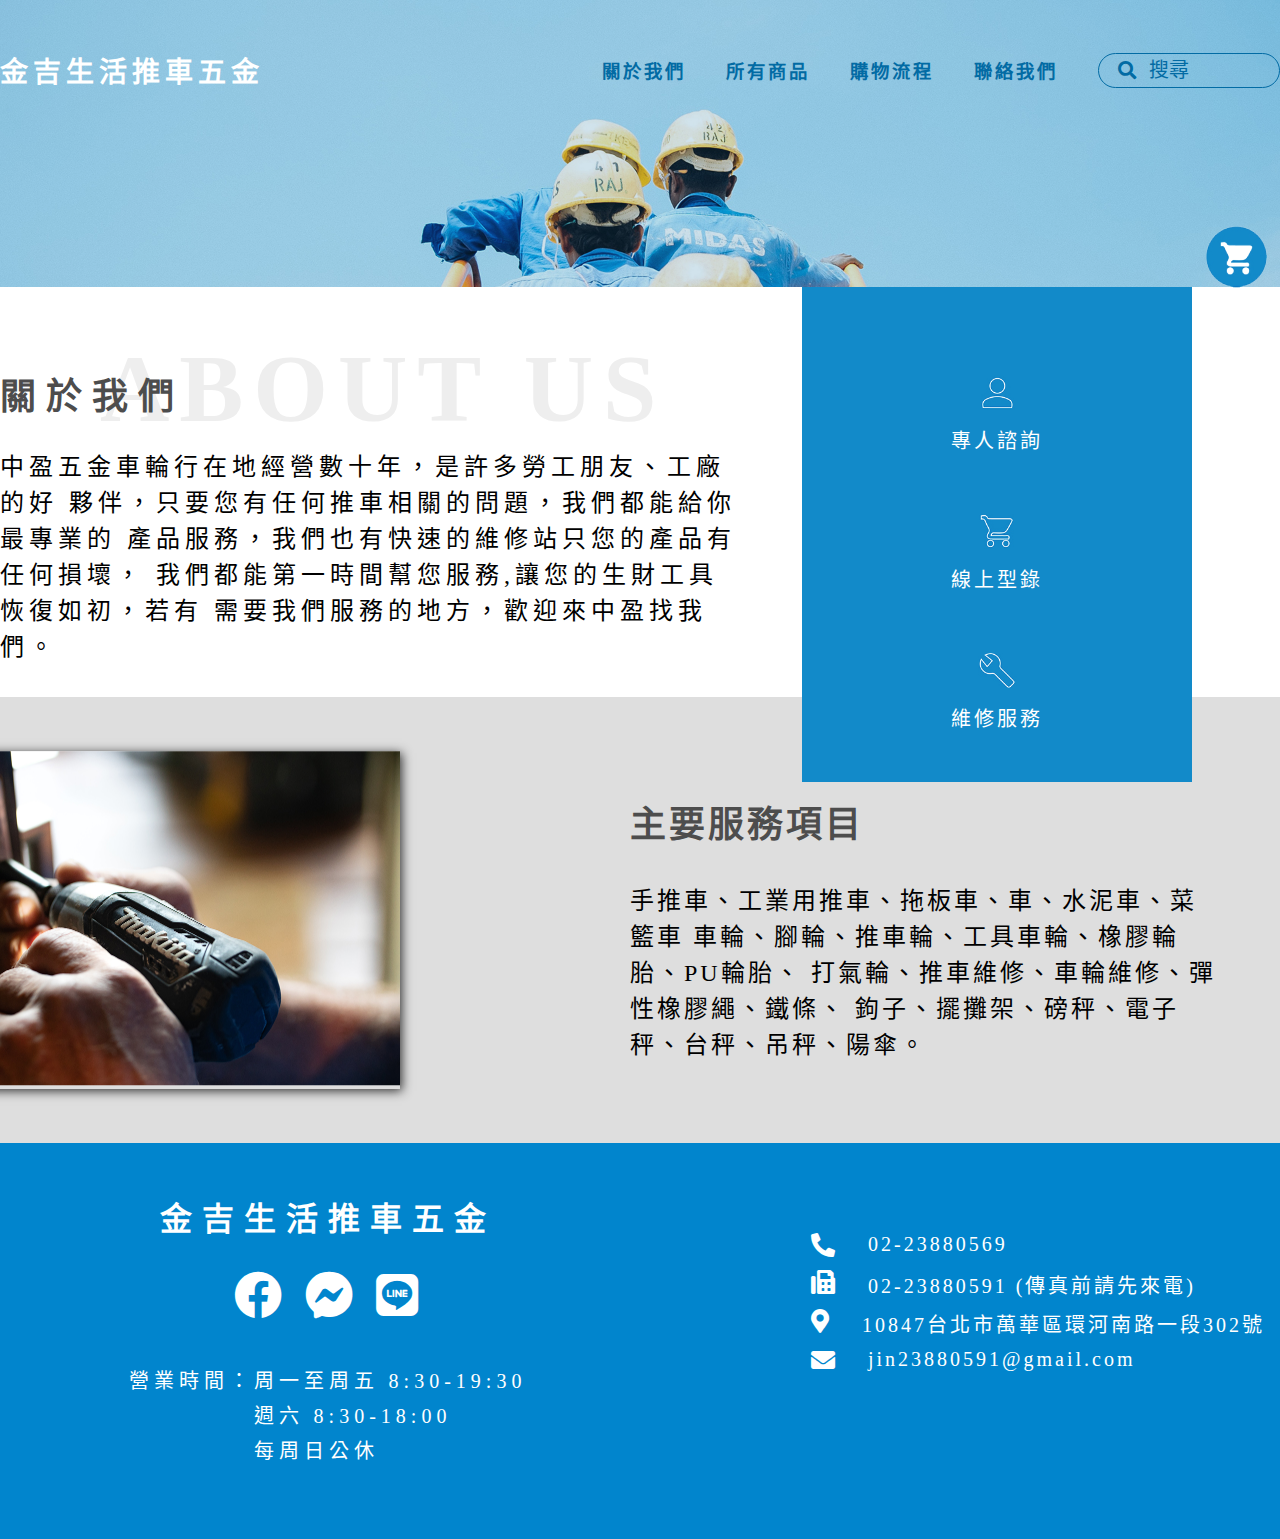
<file: aboutus.html>
<!DOCTYPE html>
<html lang="zh-tw">
  <head>
    <meta charset="UTF-8" />
    <meta http-equiv="X-UA-Compatible" content="IE=edge" />
    <meta name="viewport" content="width=device-width, initial-scale=1.0" />
    <title>關於我們</title>
    <link
      rel="stylesheet"
      href="https://cdn.jsdelivr.net/npm/bootstrap@4.6.0/dist/css/bootstrap.min.css"
      integrity="sha384-B0vP5xmATw1+K9KRQjQERJvTumQW0nPEzvF6L/Z6nronJ3oUOFUFpCjEUQouq2+l"
      crossorigin="anonymous"
    />
    <link rel="stylesheet" href="./offset/fontawesome/css/all.min.css" />
    <link rel="stylesheet" href="./css/page.css" />
  </head>
  <body>
    <div class="cart_pop">
      <div class="cart_btn">
        <img src="./images/common/cart_btn.png" alt="" />
      </div>
      <div class="cart_con">
        <div class="list">
          <div class="item">
            <div class="image">
              <img src="./images/common/product_01.png" alt="" />
            </div>
            <div class="text">
              <div class="name">500kg摺疊式手推車(5吋輪組)</div>
              <div class="price_qty">
                $1200*1
              </div>
            </div>
          </div>
          <div class="item">
            <div class="image">
              <img src="./images/common/product_01.png" alt="" />
            </div>
            <div class="text">
              <div class="name">500kg摺疊式手推車(5吋輪組)</div>
              <div class="price_qty">
                $1200*1
              </div>
            </div>
          </div>
        </div>
        <div class="go_cart">
          <a href="./cart.html">前往結帳</a>
        </div>
      </div>
    </div>
    <header>
      <div class="container head_contain">
        <div class="menu_btn"><i class="fas fa-bars"></i></div>
        <a href="./" class="logo">金吉生活推車五金</a>
        <ul class="head_nav">
          <li><a href="./aboutus.html">關於我們</a></li>
          <li><a href="./products.html">所有商品</a></li>
          <li><a href="./float.html">購物流程</a></li>
          <li><a href="./contact.html">聯絡我們</a></li>
        </ul>
        <form class="serch_block">
          <div class="search"><input type="text" placeholder="搜尋" /></div>
        </form>
        <div class="search_btn"><i class="fas fa-search"></i></div>
      </div>
    </header>
    <div
      class="page_top_banner"
      style="background-image: url(./images/about/sol-tZw3fcjUIpM-unsplash.jpg)"
    ></div>
    <div class="about_page">
      <div class="container">
        <div class="top">
          <div class="text">
            <div class="title">關於我們</div>
            <div class="desc">
              中盈五金車輪行在地經營數十年，是許多勞工朋友、工廠的好
              夥伴，只要您有任何推車相關的問題，我們都能給你最專業的
              產品服務，我們也有快速的維修站只您的產品有任何損壞，
              我們都能第一時間幫您服務,讓您的生財工具恢復如初，若有
              需要我們服務的地方，歡迎來中盈找我們。
            </div>
          </div>
          <div class="item_list">
            <div class="item">
              <div class="pic">
                <img src="./images/about/member.png" alt="" />
              </div>
              專人諮詢
            </div>
            <div class="item">
              <div class="pic">
                <img src="./images/about/cart.png" alt="" />
              </div>
              線上型錄
            </div>
            <div class="item">
              <div class="pic">
                <img src="./images/about/wrench.png" alt="" />
              </div>
              維修服務
            </div>
          </div>
        </div>
        <div class="bottom">
          <div class="pic">
            <img
              src="./images/about/theme-photos-Klby0nxseY8-unsplash.jpg"
              alt=""
            />
          </div>
          <div class="text">
            <div class="title">主要服務項目</div>
            <div class="desc">
              手推車、工業用推車、拖板車、車、水泥車、菜籃車
              車輪、腳輪、推車輪、工具車輪、橡膠輪胎、PU輪胎、
              打氣輪、推車維修、車輪維修、彈性橡膠繩、鐵條、
              鉤子、擺攤架、磅秤、電子秤、台秤、吊秤、陽傘。
            </div>
          </div>
        </div>
      </div>
    </div>
    <footer>
      <div class="contain">
        <div class="container con">
          <div class="left">
            <a href="#" class="foot_logo">金吉生活推車五金</a>
            <dic class="social">
              <a href="#" class="item"><i class="fab fa-facebook"></i></a>
              <a href="#" class="item"
                ><i class="fab fa-facebook-messenger"></i
              ></a>
              <a href="#" class="item"><i class="fab fa-line"></i></a>
            </dic>
            <div class="business_hours">
              <label for="">營業時間：</label>
              <div class="text">
                周一至周五 8:30-19:30<br />
                週六 8:30-18:00<br />
                每周日公休
              </div>
            </div>
          </div>
          <div class="right">
            <div class="info">
              <div class="item">
                <label for=""><i class="fas fa-phone-alt"></i></label
                >02-23880569
              </div>
              <div class="item">
                <label for=""><i class="fas fa-fax"></i></label>02-23880591
                (傳真前請先來電)
              </div>
              <div class="item">
                <label for=""><i class="fas fa-map-marker-alt"></i></label
                >10847台北市萬華區環河南路一段302號
              </div>
              <div class="item">
                <label for=""><i class="fas fa-envelope"></i></label
                >jin23880591@gmail.com
              </div>
            </div>
          </div>
        </div>
      </div>
    </footer>
    <script
      src="https://cdnjs.cloudflare.com/ajax/libs/jquery/3.5.0/jquery.min.js"
      integrity="sha512-k2WPPrSgRFI6cTaHHhJdc8kAXaRM4JBFEDo1pPGGlYiOyv4vnA0Pp0G5XMYYxgAPmtmv/IIaQA6n5fLAyJaFMA=="
      crossorigin="anonymous"
    ></script>
    <script src="./js/main.js"></script>
  </body>
</html>
</file>
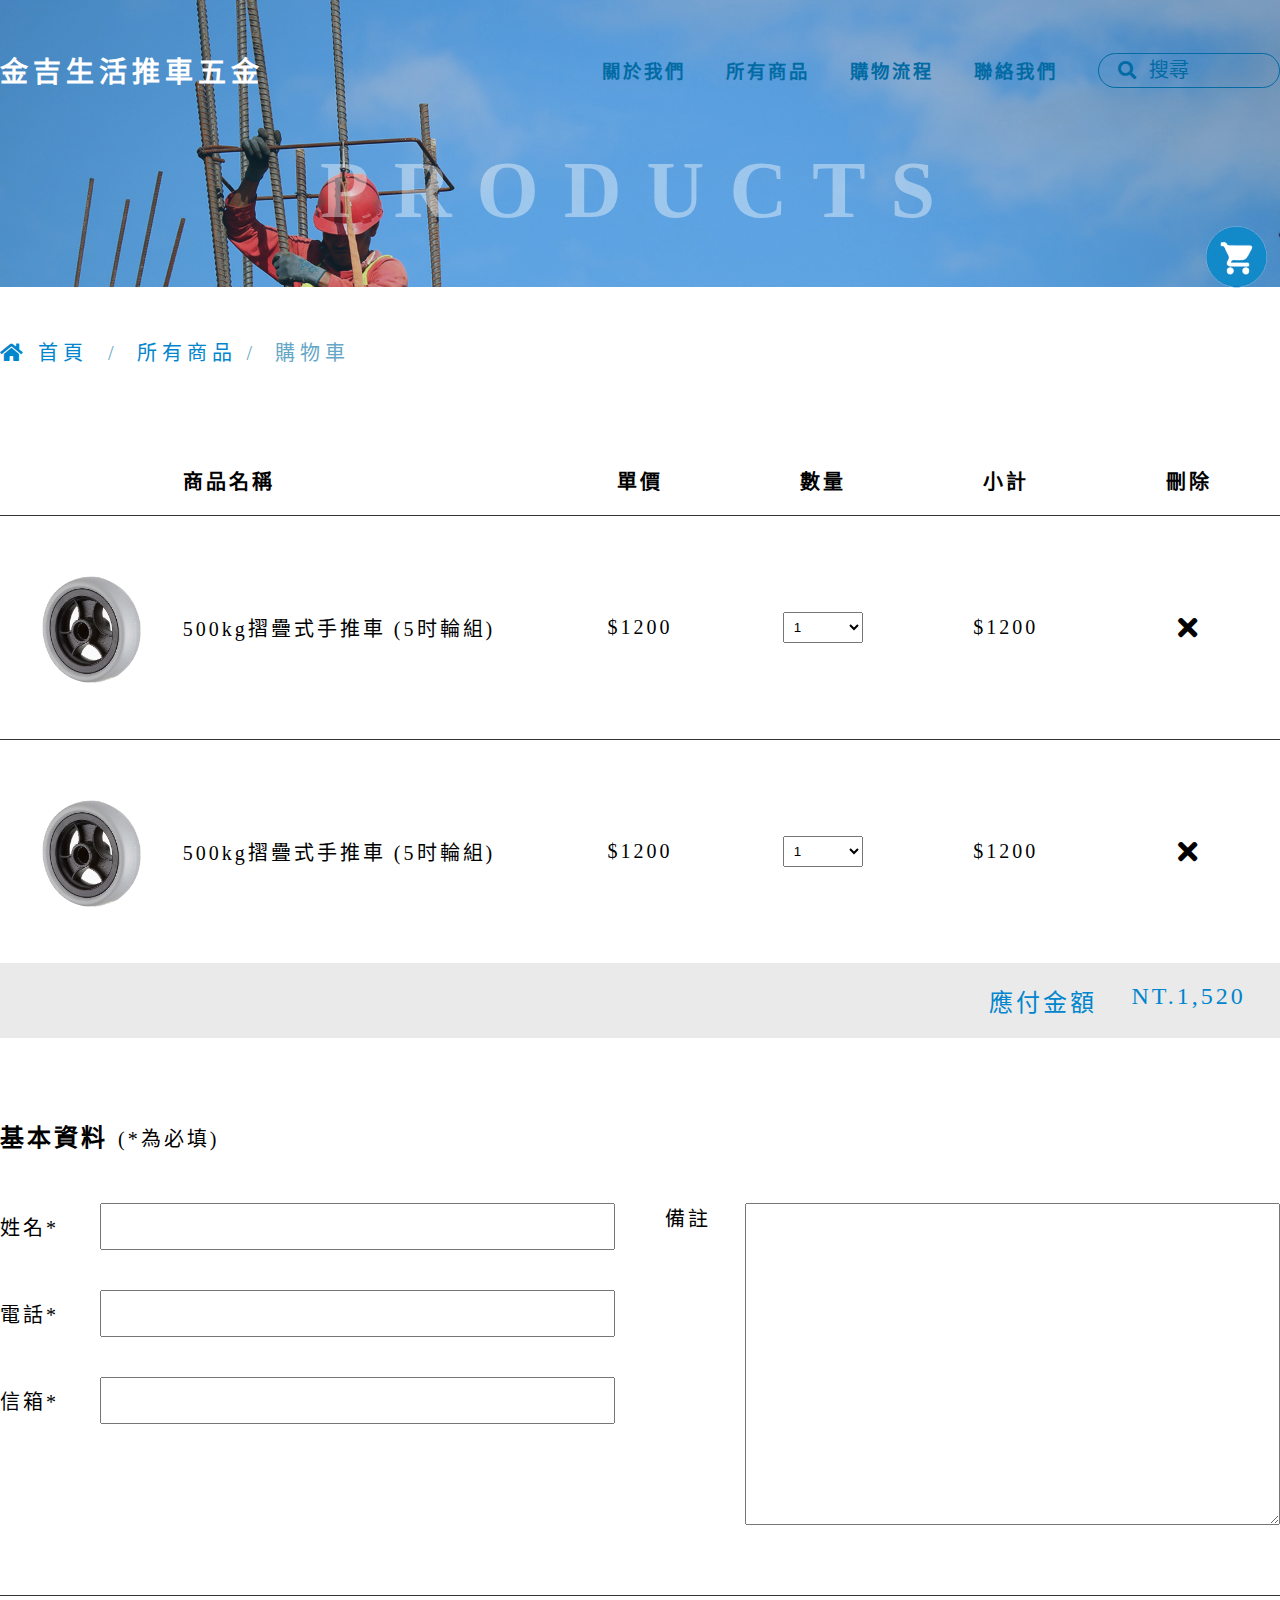
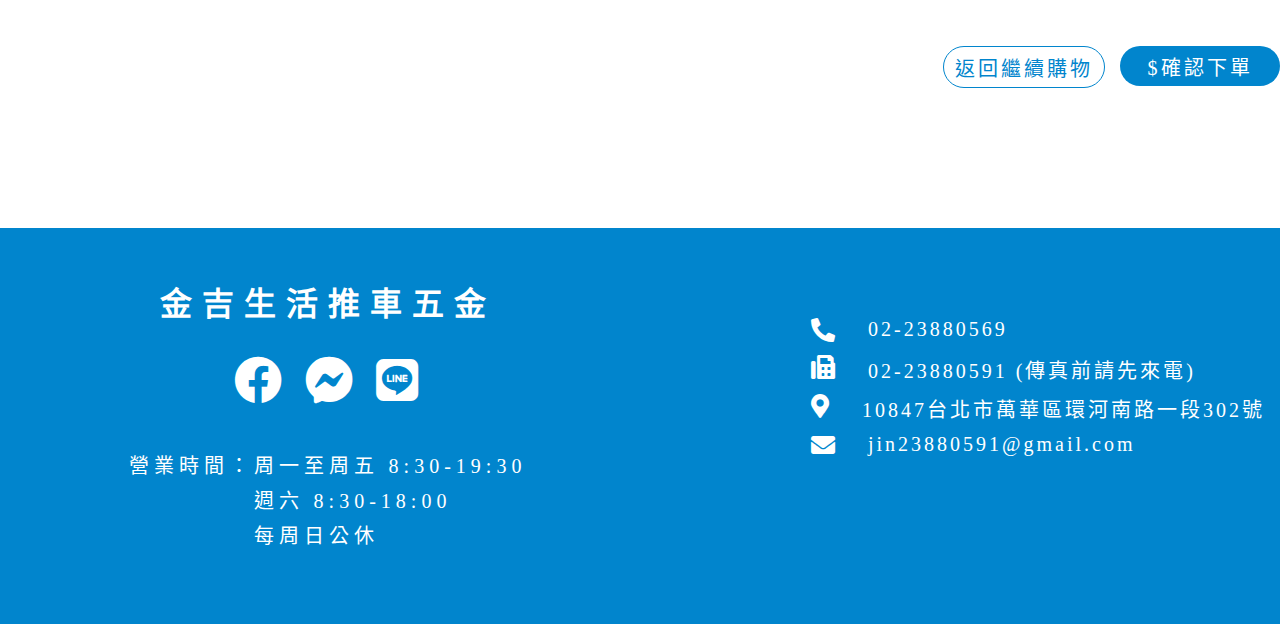
<file: cart.html>
<!DOCTYPE html>
<html lang="zh-tw">
  <head>
    <meta charset="UTF-8" />
    <meta http-equiv="X-UA-Compatible" content="IE=edge" />
    <meta name="viewport" content="width=device-width, initial-scale=1.0" />
    <title>購物車</title>
    <link
      rel="stylesheet"
      href="https://cdn.jsdelivr.net/npm/bootstrap@4.6.0/dist/css/bootstrap.min.css"
      integrity="sha384-B0vP5xmATw1+K9KRQjQERJvTumQW0nPEzvF6L/Z6nronJ3oUOFUFpCjEUQouq2+l"
      crossorigin="anonymous"
    />
    <link rel="stylesheet" href="./offset/fontawesome/css/all.min.css" />
    <link rel="stylesheet" href="./css/cart.css" />
  </head>
  <body>
    <div class="cart_pop">
      <div class="cart_btn">
        <img src="./images/common/cart_btn.png" alt="" />
      </div>
      <div class="cart_con">
        <div class="list">
          <div class="item">
            <div class="image">
              <img src="./images/common/product_01.png" alt="" />
            </div>
            <div class="text">
              <div class="name">500kg摺疊式手推車(5吋輪組)</div>
              <div class="price_qty">$1200*1</div>
            </div>
          </div>
          <div class="item">
            <div class="image">
              <img src="./images/common/product_01.png" alt="" />
            </div>
            <div class="text">
              <div class="name">500kg摺疊式手推車(5吋輪組)</div>
              <div class="price_qty">$1200*1</div>
            </div>
          </div>
        </div>
        <div class="go_cart">
          <a href="./cart.html">前往結帳</a>
        </div>
      </div>
    </div>
    <header>
      <div class="container head_contain">
        <div class="menu_btn"><i class="fas fa-bars"></i></div>
        <a href="./" class="logo">金吉生活推車五金</a>
        <ul class="head_nav">
          <li><a href="./aboutus.html">關於我們</a></li>
          <li><a href="./products.html">所有商品</a></li>
          <li><a href="./float.html">購物流程</a></li>
          <li><a href="./contact.html">聯絡我們</a></li>
        </ul>
        <form class="serch_block">
          <div class="search"><input type="text" placeholder="搜尋" /></div>
        </form>
        <div class="search_btn"><i class="fas fa-search"></i></div>
      </div>
    </header>
    <div
      class="page_top_banner"
      style="
        background-image: url(./images/products/josue-isai-ramos-figueroa-Pj4je7OjrME-unsplash.jpg);
      "
      data-name="PRODUCTS"
    ></div>
    <div class="container">
      <ul class="bread">
        <li>
          <a href="./"><i class="fas fa-home"></i>首頁</a>
        </li>
        <li><a href="#">所有商品</a></li>
        <li>購物車</li>
      </ul>
    </div>
    <div class="cart_page">
      <div class="container">
        <div class="top">
          <div class="table">
            <div class="thead">
              <div class="th pic"></div>
              <div class="th name">商品名稱</div>
              <div class="th price">單價</div>
              <div class="th qty">數量</div>
              <div class="th m_total">小計</div>
              <div class="th operate">刪除</div>
            </div>
            <div class="tbody">
              <div class="tr">
                <div class="td pic">
                  <img src="./images/cart/product_01.png" alt="" />
                </div>
                <div class="t_group">
                  <div class="td name">500kg摺疊式手推車 (5时輪組)</div>
                  <div class="td price" data-name="單價：">$1200</div>
                  <div class="td qty">
                    <select name="" id="">
                      <option value="1">1</option>
                      <option value="1">2</option>
                      <option value="1">3</option>
                      <option value="1">4</option>
                      <option value="1">5</option>
                    </select>
                  </div>
                  <div class="td m_total" data-name="小計：">$1200</div>
                  <div class="td operate"><i class="fas fa-times"></i></div>
                </div>
              </div>
              <div class="tr pic">
                <div class="td">
                  <img src="./images/cart/product_01.png" alt="" />
                </div>
                <div class="t_group">
                  <div class="td name">500kg摺疊式手推車 (5时輪組)</div>
                  <div class="td price" data-name="單價：">$1200</div>
                  <div class="td qty">
                    <select name="" id="">
                      <option value="1">1</option>
                      <option value="1">2</option>
                      <option value="1">3</option>
                      <option value="1">4</option>
                      <option value="1">5</option>
                    </select>
                  </div>
                  <div class="td m_total" data-name="小計：">$1200</div>
                  <div class="td operate"><i class="fas fa-times"></i></div>
                </div>
              </div>
            </div>
            <div class="tfoot">
              <div class="td">應付金額</div>
              <div class="td operate">NT.1,520</div>
            </div>
          </div>
        </div>
        <div class="bottom">
          <div class="title">基本資料<span>(*為必填)</span></div>
          <div class="form">
            <div class="left">
              <div class="input">
                <label for="">姓名*</label><input type="text" />
              </div>
              <div class="input">
                <label for="">電話*</label><input type="text" />
              </div>
              <div class="input">
                <label for="">信箱*</label><input type="text" />
              </div>
            </div>
            <div class="right">
              <label for="">備註</label><textarea name="" id=""></textarea>
            </div>
          </div>
          <div class="btns">
            <a href="#" class="back">返回繼續購物</a>
            <a href="./cart_finish.html" class="send">$確認下單</a>
          </div>
        </div>
      </div>
    </div>
    <footer>
      <div class="contain">
        <div class="container con">
          <div class="left">
            <a href="#" class="foot_logo">金吉生活推車五金</a>
            <dic class="social">
              <a href="#" class="item"><i class="fab fa-facebook"></i></a>
              <a href="#" class="item"
                ><i class="fab fa-facebook-messenger"></i
              ></a>
              <a href="#" class="item"><i class="fab fa-line"></i></a>
            </dic>
            <div class="business_hours">
              <label for="">營業時間：</label>
              <div class="text">
                周一至周五 8:30-19:30<br />
                週六 8:30-18:00<br />
                每周日公休
              </div>
            </div>
          </div>
          <div class="right">
            <div class="info">
              <div class="item">
                <label for=""><i class="fas fa-phone-alt"></i></label
                >02-23880569
              </div>
              <div class="item">
                <label for=""><i class="fas fa-fax"></i></label>02-23880591
                (傳真前請先來電)
              </div>
              <div class="item">
                <label for=""><i class="fas fa-map-marker-alt"></i></label
                >10847台北市萬華區環河南路一段302號
              </div>
              <div class="item">
                <label for=""><i class="fas fa-envelope"></i></label
                >jin23880591@gmail.com
              </div>
            </div>
          </div>
        </div>
      </div>
    </footer>
    <script
      src="https://cdnjs.cloudflare.com/ajax/libs/jquery/3.5.0/jquery.min.js"
      integrity="sha512-k2WPPrSgRFI6cTaHHhJdc8kAXaRM4JBFEDo1pPGGlYiOyv4vnA0Pp0G5XMYYxgAPmtmv/IIaQA6n5fLAyJaFMA=="
      crossorigin="anonymous"
    ></script>
    <script src="./js/main.js"></script>
  </body>
</html>
</file>
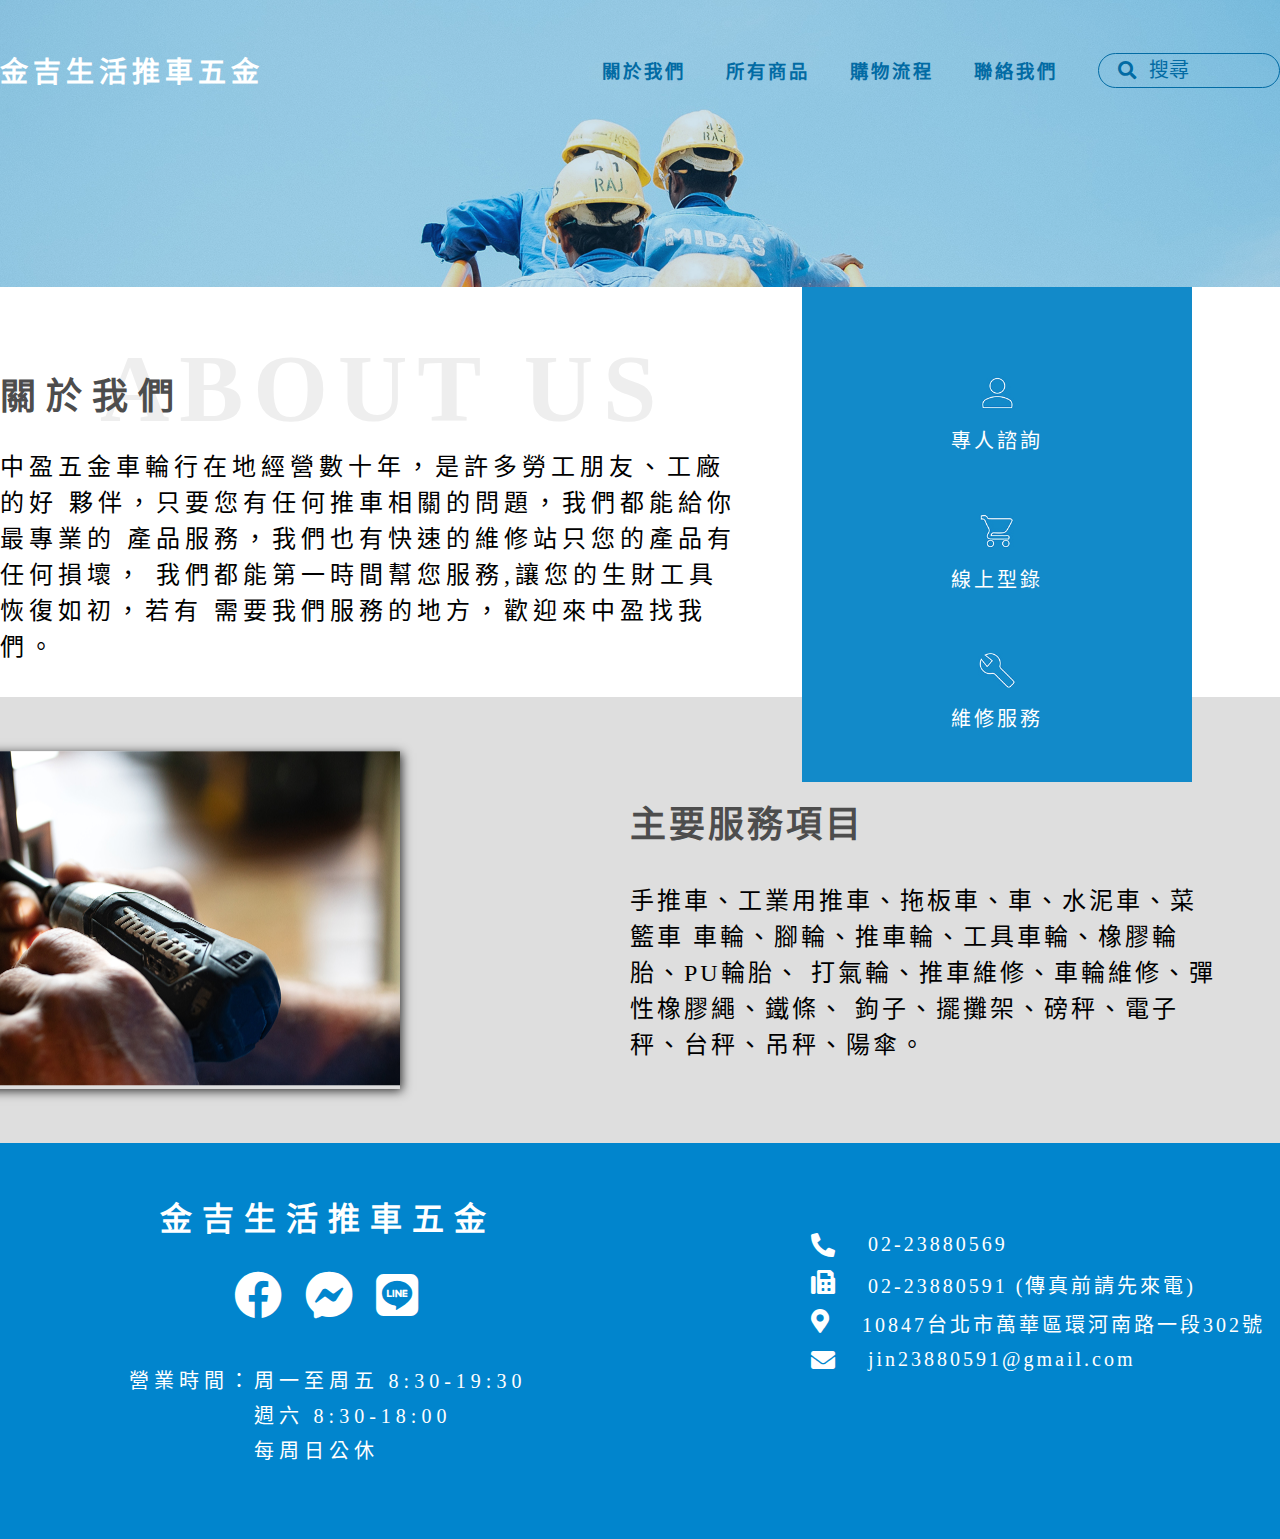
<file: cart_complete.html>
<!DOCTYPE html>
<html lang="zh-tw">
  <head>
    <meta charset="UTF-8" />
    <meta http-equiv="X-UA-Compatible" content="IE=edge" />
    <meta name="viewport" content="width=device-width, initial-scale=1.0" />
    <title>首頁</title>
    <link
      rel="stylesheet"
      href="https://cdn.jsdelivr.net/npm/bootstrap@4.6.0/dist/css/bootstrap.min.css"
      integrity="sha384-B0vP5xmATw1+K9KRQjQERJvTumQW0nPEzvF6L/Z6nronJ3oUOFUFpCjEUQouq2+l"
      crossorigin="anonymous"
    />
    <link rel="stylesheet" href="./offset/fontawesome/css/all.min.css" />
    <link rel="stylesheet" href="./css/page.css" />
  </head>
  <body>
    <header>
      <div class="head_contain">
        <div class="menu_btn"><i class="fas fa-bars"></i></div>
        <a href="./" class="logo">金吉生活推車五金</a>
        <ul class="head_nav">
          <li><a href="./aboutus.html">關於我們</a></li>
          <li><a href="./products.html">所有商品</a></li>
          <li><a href="./float.html">購物流程</a></li>
          <li><a href="./contact.html">聯絡我們</a></li>
        </ul>
        <form class="serch_block">
          <div class="search"><input type="text" placeholder="搜尋" /></div>
        </form>
        <div class="search_btn"><i class="fas fa-search"></i></div>
      </div>
    </header>
    <div
      class="page_top_banner"
      style="background-image: url(./images/about/sol-tZw3fcjUIpM-unsplash.jpg)"
    ></div>
    <div class="about_page">
      <div class="top">
        <div class="text">
          <div class="title">關於我們</div>
          <div class="desc">
            中盈五金車輪行在地經營數十年，是許多勞工朋友、工廠的好
            夥伴，只要您有任何推車相關的問題，我們都能給你最專業的
            產品服務，我們也有快速的維修站只您的產品有任何損壞，
            我們都能第一時間幫您服務,讓您的生財工具恢復如初，若有
            需要我們服務的地方，歡迎來中盈找我們。
          </div>
        </div>
        <div class="item_list">
          <div class="item">
            <div class="pic"><img src="./images/about/member.png" alt=""></div>
            專人諮詢
          </div>
          <div class="item">
            <div class="pic"><img src="./images/about/cart.png" alt=""></div>
            線上型錄
          </div>
          <div class="item">
            <div class="pic"><img src="./images/about/wrench.png" alt=""></div>
            維修服務
          </div>
        </div>
      </div>
      <div class="bottom">
        <div class="pic"><img src="./images/about/theme-photos-Klby0nxseY8-unsplash.jpg" alt=""></div>
        <div class="text">
          <div class="title">主要服務項目</div>
          <div class="desc">
            手推車、工業用推車、拖板車、車、水泥車、菜籃車
            車輪、腳輪、推車輪、工具車輪、橡膠輪胎、PU輪胎、
            打氣輪、推車維修、車輪維修、彈性橡膠繩、鐵條、
            鉤子、擺攤架、磅秤、電子秤、台秤、吊秤、陽傘。
          </div>
        </div>
      </div>
    </div>
    <footer>
      <div class="contain">
        <div class="con">
          <div class="left">
            <a href="#" class="foot_logo">金吉生活推車五金</a>
            <dic class="social">
              <a href="#" class="item"><i class="fab fa-facebook"></i></a>
              <a href="#" class="item"
                ><i class="fab fa-facebook-messenger"></i
              ></a>
              <a href="#" class="item"><i class="fab fa-line"></i></a>
            </dic>
            <div class="business_hours">
              <label for="">營業時間：</label>
              <div class="text">
                周一至周五 8:30-19:30<br />
                週六 8:30-18:00<br />
                每周日公休
              </div>
            </div>
          </div>
          <div class="right">
            <div class="info">
              <div class="item">
                <label for=""><i class="fas fa-phone-alt"></i></label
                >02-23880569
              </div>
              <div class="item">
                <label for=""><i class="fas fa-fax"></i></label>02-23880591
                (傳真前請先來電)
              </div>
              <div class="item">
                <label for=""><i class="fas fa-map-marker-alt"></i></label
                >10847台北市萬華區環河南路一段302號
              </div>
              <div class="item">
                <label for=""><i class="fas fa-envelope"></i></label
                >jin23880591@gmail.com
              </div>
            </div>
          </div>
        </div>
      </div>
    </footer>
    <script
      src="https://cdnjs.cloudflare.com/ajax/libs/jquery/3.5.0/jquery.min.js"
      integrity="sha512-k2WPPrSgRFI6cTaHHhJdc8kAXaRM4JBFEDo1pPGGlYiOyv4vnA0Pp0G5XMYYxgAPmtmv/IIaQA6n5fLAyJaFMA=="
      crossorigin="anonymous"
    ></script>
    <script src="./js/main.js"></script>
  </body>
</html>
</file>
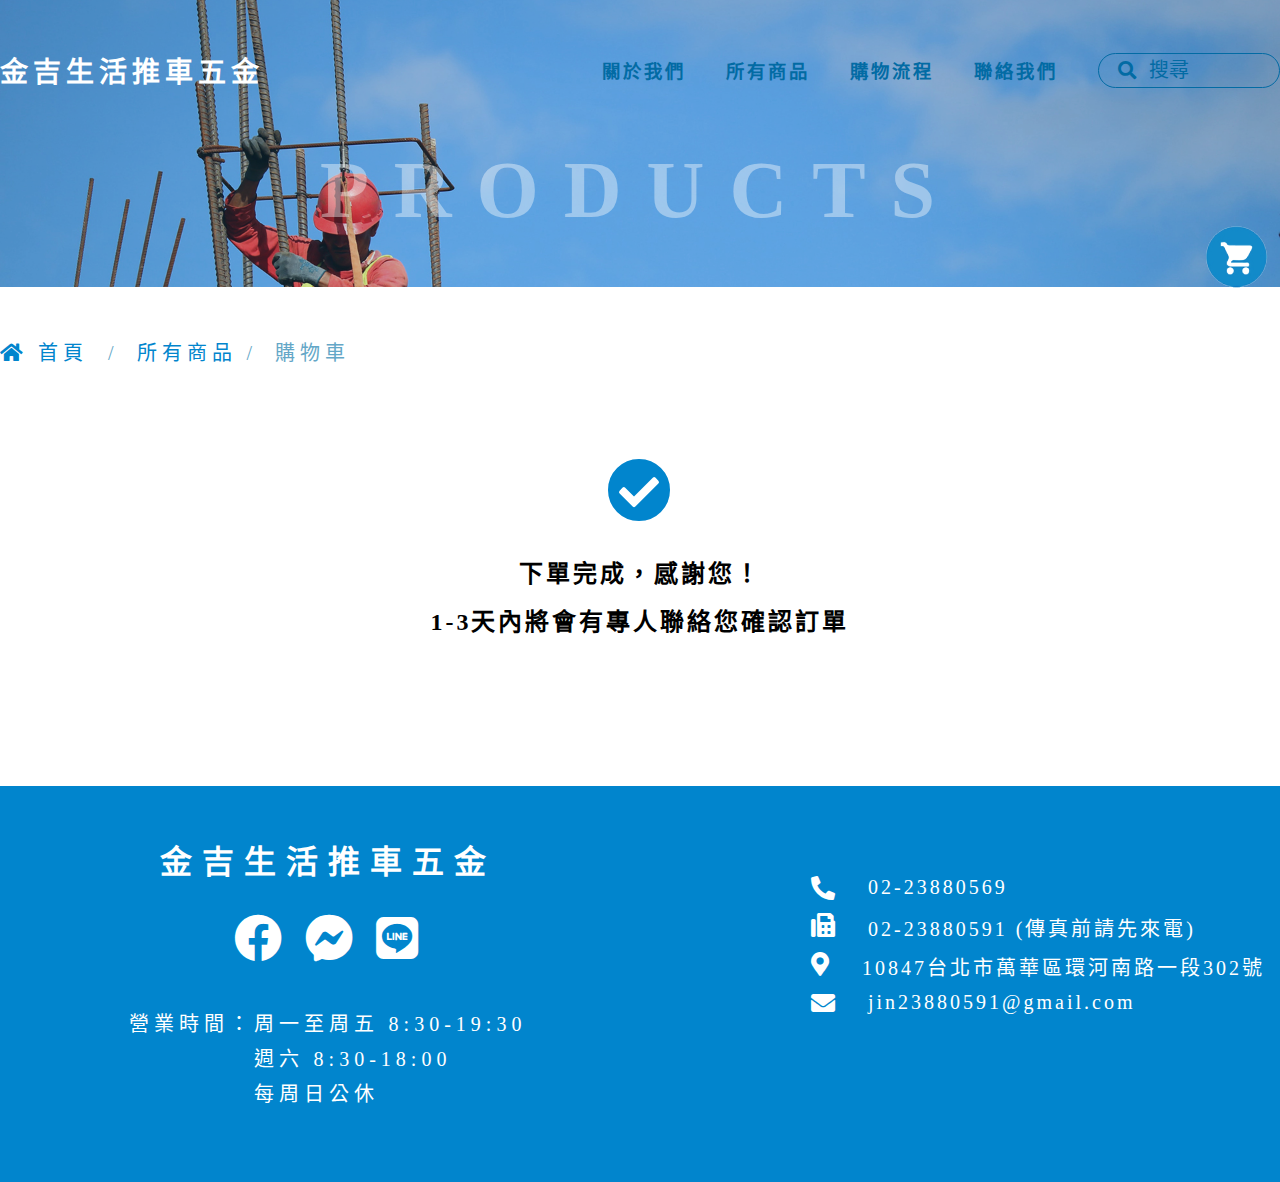
<file: cart_finish.html>
<!DOCTYPE html>
<html lang="zh-tw">
  <head>
    <meta charset="UTF-8" />
    <meta http-equiv="X-UA-Compatible" content="IE=edge" />
    <meta name="viewport" content="width=device-width, initial-scale=1.0" />
    <title>結帳完成</title>
    <link
      rel="stylesheet"
      href="https://cdn.jsdelivr.net/npm/bootstrap@4.6.0/dist/css/bootstrap.min.css"
      integrity="sha384-B0vP5xmATw1+K9KRQjQERJvTumQW0nPEzvF6L/Z6nronJ3oUOFUFpCjEUQouq2+l"
      crossorigin="anonymous"
    />
    <link rel="stylesheet" href="./offset/fontawesome/css/all.min.css" />
    <link rel="stylesheet" href="./css/cart.css" />
  </head>
  <body>
    <div class="cart_pop">
      <div class="cart_btn">
        <img src="./images/common/cart_btn.png" alt="" />
      </div>
      <div class="cart_con">
        <div class="list">
          <div class="item">
            <div class="image">
              <img src="./images/common/product_01.png" alt="" />
            </div>
            <div class="text">
              <div class="name">500kg摺疊式手推車(5吋輪組)</div>
              <div class="price_qty">
                $1200*1
              </div>
            </div>
          </div>
          <div class="item">
            <div class="image">
              <img src="./images/common/product_01.png" alt="" />
            </div>
            <div class="text">
              <div class="name">500kg摺疊式手推車(5吋輪組)</div>
              <div class="price_qty">
                $1200*1
              </div>
            </div>
          </div>
        </div>
        <div class="go_cart">
          <a href="./cart.html">前往結帳</a>
        </div>
      </div>
    </div>
    <header>
      <div class="container head_contain">
        <div class="menu_btn"><i class="fas fa-bars"></i></div>
        <a href="./" class="logo">金吉生活推車五金</a>
        <ul class="head_nav">
          <li><a href="./aboutus.html">關於我們</a></li>
          <li><a href="./products.html">所有商品</a></li>
          <li><a href="./float.html">購物流程</a></li>
          <li><a href="./contact.html">聯絡我們</a></li>
        </ul>
        <form class="serch_block">
          <div class="search"><input type="text" placeholder="搜尋" /></div>
        </form>
        <div class="search_btn"><i class="fas fa-search"></i></div>
      </div>
    </header>
    <div
      class="page_top_banner"
      style="
        background-image: url(./images/products/josue-isai-ramos-figueroa-Pj4je7OjrME-unsplash.jpg);
      "
      data-name="PRODUCTS"
    ></div>
    <div class="container">
      <ul class="bread">
        <li>
          <a href="./"><i class="fas fa-home"></i>首頁</a>
        </li>
        <li><a href="#">所有商品</a></li>
        <li>購物車</li>
      </ul>
    </div>
    <div class="cart_page">
      <div class="container">
        <div class="result">
          <div class="circle"><i class="fas fa-check-circle"></i></div>
          <div class="desc">
            下單完成，感謝您！<br />1-3天內將會有專人聯絡您確認訂單
          </div>
        </div>
      </div>
    </div>
    <footer>
      <div class="contain">
        <div class="container con">
          <div class="left">
            <a href="#" class="foot_logo">金吉生活推車五金</a>
            <dic class="social">
              <a href="#" class="item"><i class="fab fa-facebook"></i></a>
              <a href="#" class="item"
                ><i class="fab fa-facebook-messenger"></i
              ></a>
              <a href="#" class="item"><i class="fab fa-line"></i></a>
            </dic>
            <div class="business_hours">
              <label for="">營業時間：</label>
              <div class="text">
                周一至周五 8:30-19:30<br />
                週六 8:30-18:00<br />
                每周日公休
              </div>
            </div>
          </div>
          <div class="right">
            <div class="info">
              <div class="item">
                <label for=""><i class="fas fa-phone-alt"></i></label
                >02-23880569
              </div>
              <div class="item">
                <label for=""><i class="fas fa-fax"></i></label>02-23880591
                (傳真前請先來電)
              </div>
              <div class="item">
                <label for=""><i class="fas fa-map-marker-alt"></i></label
                >10847台北市萬華區環河南路一段302號
              </div>
              <div class="item">
                <label for=""><i class="fas fa-envelope"></i></label
                >jin23880591@gmail.com
              </div>
            </div>
          </div>
        </div>
      </div>
    </footer>
    <script
      src="https://cdnjs.cloudflare.com/ajax/libs/jquery/3.5.0/jquery.min.js"
      integrity="sha512-k2WPPrSgRFI6cTaHHhJdc8kAXaRM4JBFEDo1pPGGlYiOyv4vnA0Pp0G5XMYYxgAPmtmv/IIaQA6n5fLAyJaFMA=="
      crossorigin="anonymous"
    ></script>
    <script src="./js/main.js"></script>
  </body>
</html>
</file>
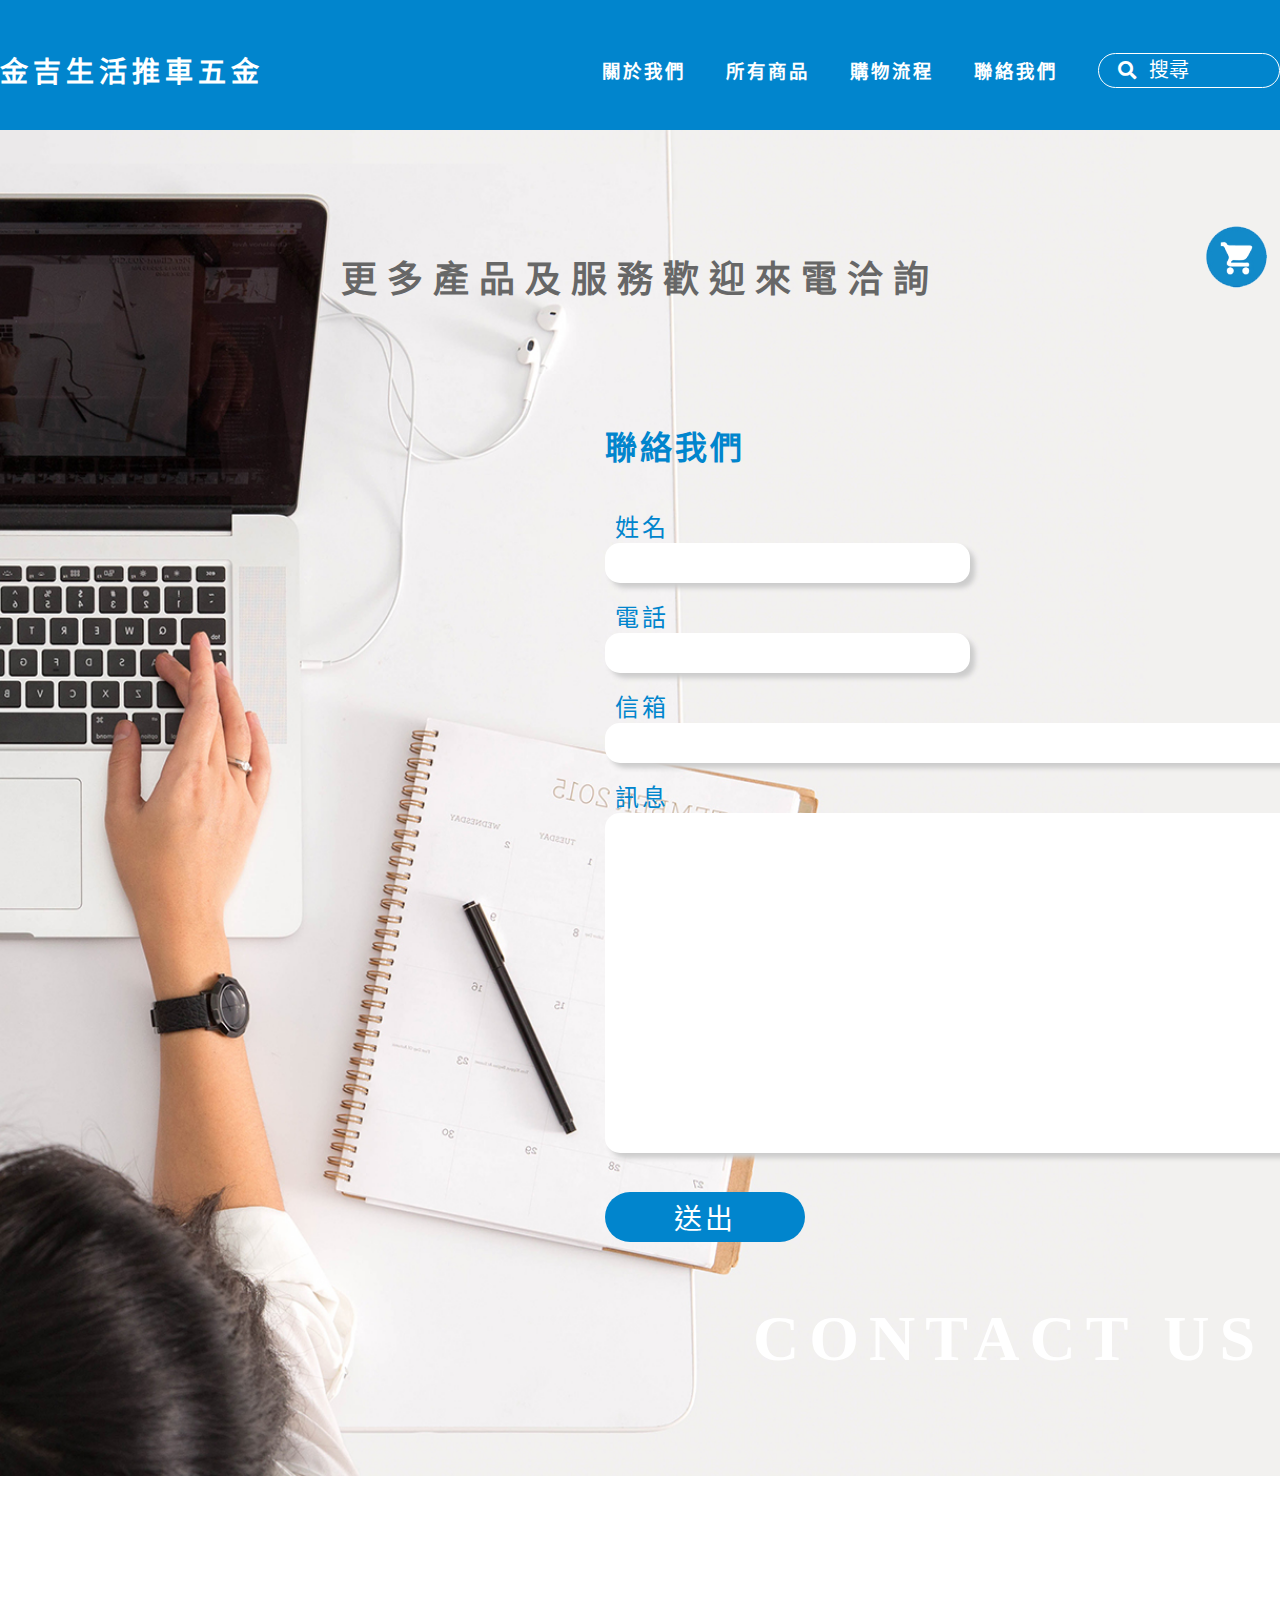
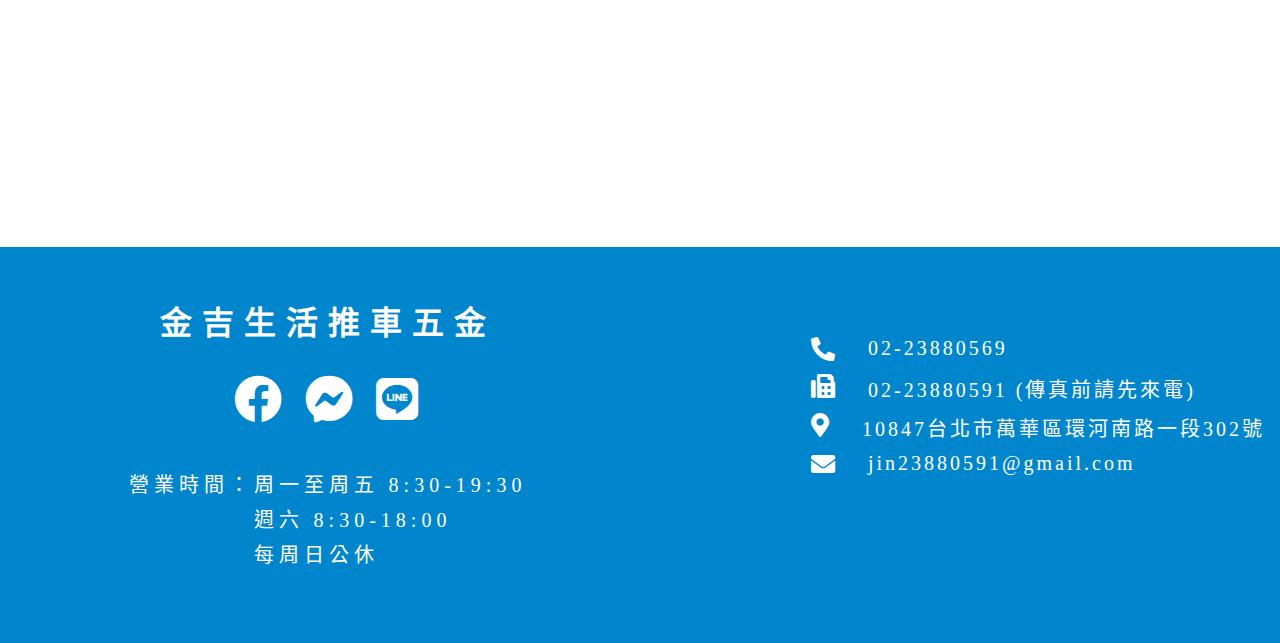
<file: contact.html>
<!DOCTYPE html>
<html lang="zh-tw">
  <head>
    <meta charset="UTF-8" />
    <meta http-equiv="X-UA-Compatible" content="IE=edge" />
    <meta name="viewport" content="width=device-width, initial-scale=1.0" />
    <title>聯絡我們</title>
    <link
      rel="stylesheet"
      href="https://cdn.jsdelivr.net/npm/bootstrap@4.6.0/dist/css/bootstrap.min.css"
      integrity="sha384-B0vP5xmATw1+K9KRQjQERJvTumQW0nPEzvF6L/Z6nronJ3oUOFUFpCjEUQouq2+l"
      crossorigin="anonymous"
    />
    <link rel="stylesheet" href="./offset/fontawesome/css/all.min.css" />
    <link rel="stylesheet" href="./css/page.css" />
  </head>
  <body>
    <div class="cart_pop">
      <div class="cart_btn">
        <img src="./images/common/cart_btn.png" alt="" />
      </div>
      <div class="cart_con">
        <div class="list">
          <div class="item">
            <div class="image">
              <img src="./images/common/product_01.png" alt="" />
            </div>
            <div class="text">
              <div class="name">500kg摺疊式手推車(5吋輪組)</div>
              <div class="price_qty">
                $1200*1
              </div>
            </div>
          </div>
          <div class="item">
            <div class="image">
              <img src="./images/common/product_01.png" alt="" />
            </div>
            <div class="text">
              <div class="name">500kg摺疊式手推車(5吋輪組)</div>
              <div class="price_qty">
                $1200*1
              </div>
            </div>
          </div>
        </div>
        <div class="go_cart">
          <a href="./cart.html">前往結帳</a>
        </div>
      </div>
    </div>
    <header class="white">
      <div class="container head_contain">
        <div class="menu_btn"><i class="fas fa-bars"></i></div>
        <a href="./" class="logo">金吉生活推車五金</a>
        <ul class="head_nav">
          <li><a href="./aboutus.html">關於我們</a></li>
          <li><a href="./products.html">所有商品</a></li>
          <li><a href="./float.html">購物流程</a></li>
          <li><a href="./contact.html">聯絡我們</a></li>
        </ul>
        <form class="serch_block">
          <div class="search"><input type="text" placeholder="搜尋" /></div>
        </form>
        <div class="search_btn"><i class="fas fa-search"></i></div>
      </div>
    </header>
    <div class="contact_page">
      <div class="top">
        <div class="contain">
          <div class="title">更多產品及服務歡迎來電洽詢</div>
          <div class="form">
            <div class="name">聯絡我們</div>
            <div class="inputs">
              <div class="input half">
                <label for="">姓名</label><input type="text" />
              </div>
              <div class="input half">
                <label for="">電話</label><input type="text" />
              </div>
              <div class="input">
                <label for="">信箱</label><input type="text" />
              </div>
              <div class="input">
                <label for="">訊息</label><textarea name="" id=""></textarea>
              </div>
            </div>
            <div class="send">送出</div>
          </div>
          <div class="bg_text">CONTACT US</div>
        </div>
      </div>
      <div class="bottom">
        <iframe src="https://www.google.com/maps/embed?pb=!1m18!1m12!1m3!1d3614.794548262382!2d121.49693531500648!3d25.04104548396913!2m3!1f0!2f0!3f0!3m2!1i1024!2i768!4f13.1!3m3!1m2!1s0x3442a9a9dab2f277%3A0xb5a548ff3661bff5!2zMTA45Y-w5YyX5biC6JCs6I-v5Y2A55Kw5rKz5Y2X6Lev5LiA5q61MzAy6Jmf!5e0!3m2!1szh-TW!2stw!4v1625127675001!5m2!1szh-TW!2stw" width="600" height="450" style="border:0;" allowfullscreen="" loading="lazy"></iframe>
      </div>
    </div>
    <footer>
      <div class="contain">
        <div class="container con">
          <div class="left">
            <a href="#" class="foot_logo">金吉生活推車五金</a>
            <dic class="social">
              <a href="#" class="item"><i class="fab fa-facebook"></i></a>
              <a href="#" class="item"
                ><i class="fab fa-facebook-messenger"></i
              ></a>
              <a href="#" class="item"><i class="fab fa-line"></i></a>
            </dic>
            <div class="business_hours">
              <label for="">營業時間：</label>
              <div class="text">
                周一至周五 8:30-19:30<br />
                週六 8:30-18:00<br />
                每周日公休
              </div>
            </div>
          </div>
          <div class="right">
            <div class="info">
              <div class="item">
                <label for=""><i class="fas fa-phone-alt"></i></label
                >02-23880569
              </div>
              <div class="item">
                <label for=""><i class="fas fa-fax"></i></label>02-23880591
                (傳真前請先來電)
              </div>
              <div class="item">
                <label for=""><i class="fas fa-map-marker-alt"></i></label
                >10847台北市萬華區環河南路一段302號
              </div>
              <div class="item">
                <label for=""><i class="fas fa-envelope"></i></label
                >jin23880591@gmail.com
              </div>
            </div>
          </div>
        </div>
      </div>
    </footer>
    <script
      src="https://cdnjs.cloudflare.com/ajax/libs/jquery/3.5.0/jquery.min.js"
      integrity="sha512-k2WPPrSgRFI6cTaHHhJdc8kAXaRM4JBFEDo1pPGGlYiOyv4vnA0Pp0G5XMYYxgAPmtmv/IIaQA6n5fLAyJaFMA=="
      crossorigin="anonymous"
    ></script>
    <script src="./js/main.js"></script>
  </body>
</html>
</file>
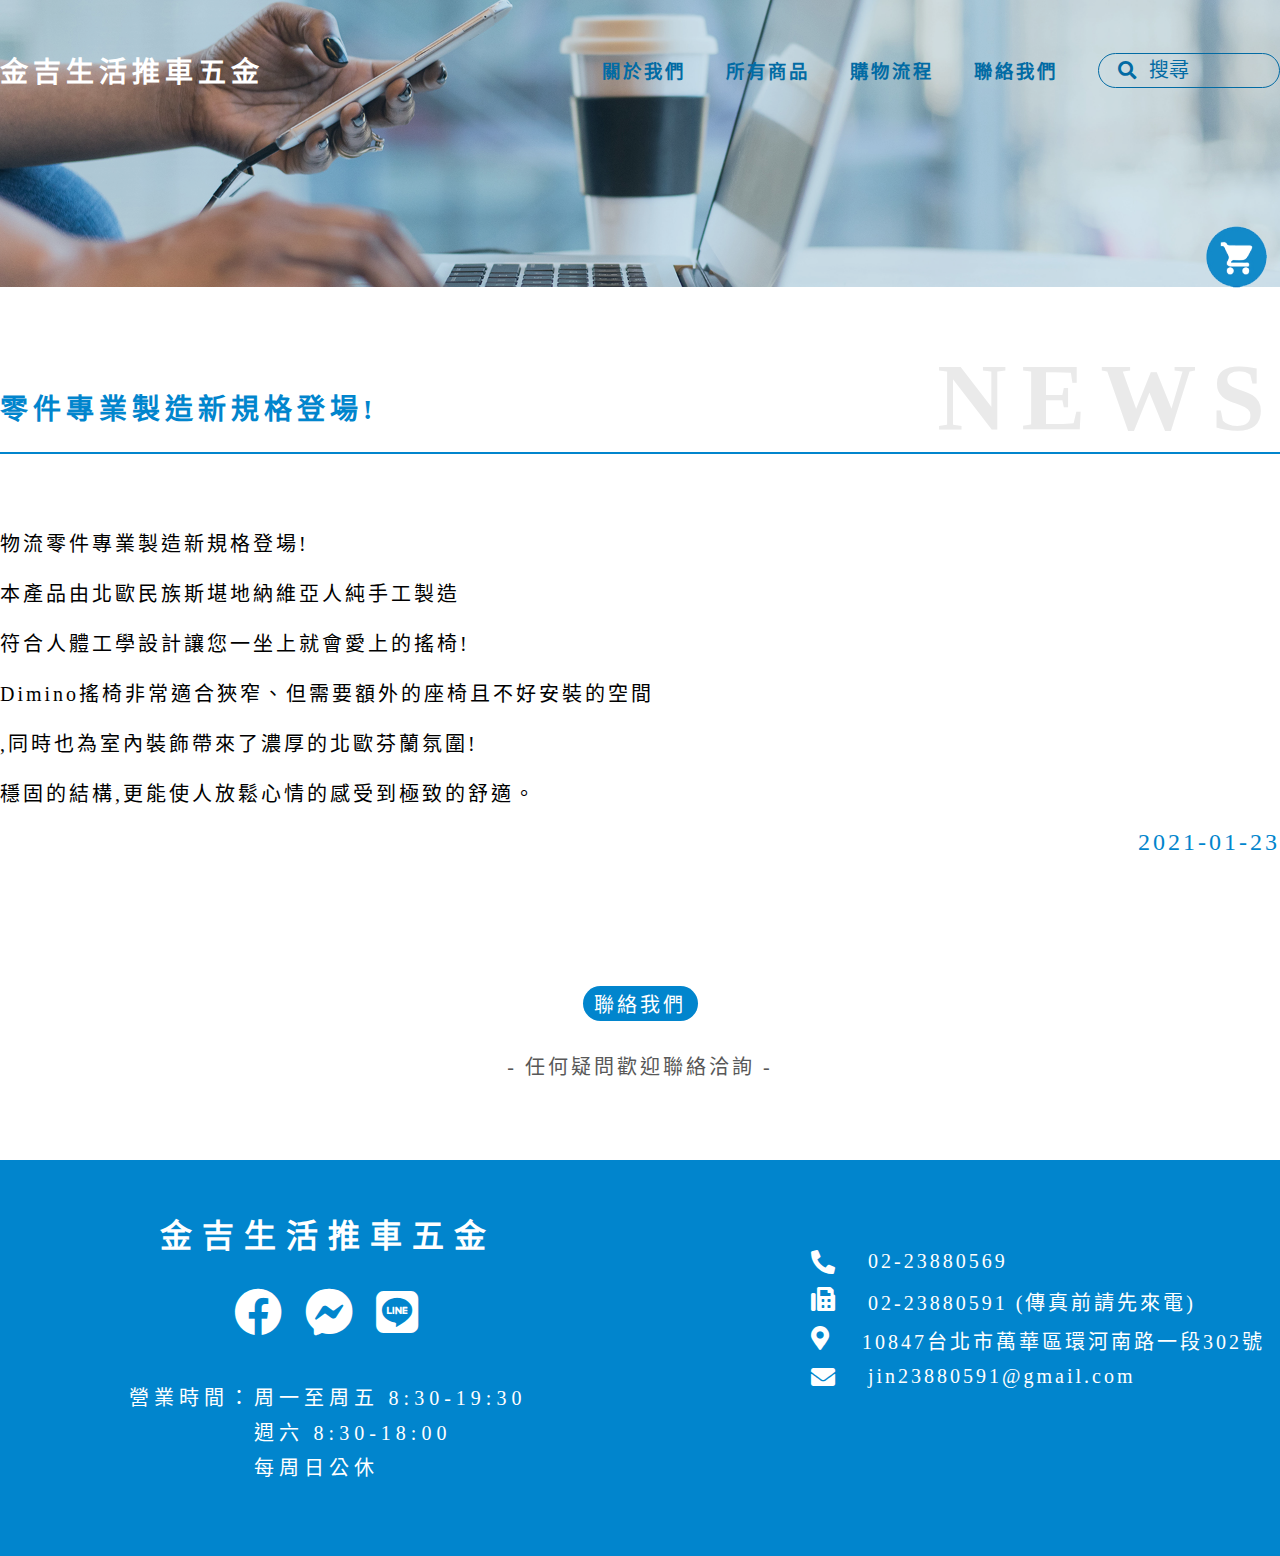
<file: news_info.html>
<!DOCTYPE html>
<html lang="zh-tw">
  <head>
    <meta charset="UTF-8" />
    <meta http-equiv="X-UA-Compatible" content="IE=edge" />
    <meta name="viewport" content="width=device-width, initial-scale=1.0" />
    <title>最新消息</title>
    <link
      rel="stylesheet"
      href="https://cdn.jsdelivr.net/npm/bootstrap@4.6.0/dist/css/bootstrap.min.css"
      integrity="sha384-B0vP5xmATw1+K9KRQjQERJvTumQW0nPEzvF6L/Z6nronJ3oUOFUFpCjEUQouq2+l"
      crossorigin="anonymous"
    />
    <link rel="stylesheet" href="./offset/fontawesome/css/all.min.css" />
    <link rel="stylesheet" href="./css/news.css" />
  </head>
  <body>
    <div class="cart_pop">
      <div class="cart_btn">
        <img src="./images/common/cart_btn.png" alt="" />
      </div>
      <div class="cart_con">
        <div class="list">
          <div class="item">
            <div class="image">
              <img src="./images/common/product_01.png" alt="" />
            </div>
            <div class="text">
              <div class="name">500kg摺疊式手推車(5吋輪組)</div>
              <div class="price_qty">
                $1200*1
              </div>
            </div>
          </div>
          <div class="item">
            <div class="image">
              <img src="./images/common/product_01.png" alt="" />
            </div>
            <div class="text">
              <div class="name">500kg摺疊式手推車(5吋輪組)</div>
              <div class="price_qty">
                $1200*1
              </div>
            </div>
          </div>
        </div>
        <div class="go_cart">
          <a href="./cart.html">前往結帳</a>
        </div>
      </div>
    </div>
    <header>
      <div class="container head_contain">
        <div class="menu_btn"><i class="fas fa-bars"></i></div>
        <a href="./" class="logo">金吉生活推車五金</a>
        <ul class="head_nav">
          <li><a href="./aboutus.html">關於我們</a></li>
          <li><a href="./products.html">所有商品</a></li>
          <li><a href="./float.html">購物流程</a></li>
          <li><a href="./contact.html">聯絡我們</a></li>
        </ul>
        <form class="serch_block">
          <div class="search"><input type="text" placeholder="搜尋" /></div>
        </form>
        <div class="search_btn"><i class="fas fa-search"></i></div>
      </div>
    </header>
    <div
      class="page_top_banner"
      style="
        background-image: url(./images/news/christina-wocintechchat-com-UTw3j_aoIKM-unsplash.jpg);
      "
    ></div>
    <div class="news_page">
      <div class="container">
        <div class="title">零件專業製造新規格登場!</div>
        <div class="desc">
          <div class="editor">
            <div>
              <p>物流零件專業製造新規格登場!</p>
              <p>本產品由北歐民族斯堪地納維亞人純手工製造</p>
              <p>符合人體工學設計讓您一坐上就會愛上的搖椅!</p>
              <p>Dimino搖椅非常適合狹窄、但需要額外的座椅且不好安裝的空間</p>
              <p>,同時也為室內裝飾帶來了濃厚的北歐芬蘭氛圍!</p>
              <p>穩固的結構,更能使人放鬆心情的感受到極致的舒適。</p>
            </div>
          </div>
        </div>
        <div class="time">2021-01-23</div>
        <div class="contact_btn">
          <a href="./contact.html">聯絡我們</a>
          <div class="txt">- 任何疑問歡迎聯絡洽詢 -</div>
        </div>
      </div>
    </div>
    <footer>
      <div class="contain">
        <div class="container con">
          <div class="left">
            <a href="#" class="foot_logo">金吉生活推車五金</a>
            <dic class="social">
              <a href="#" class="item"><i class="fab fa-facebook"></i></a>
              <a href="#" class="item"
                ><i class="fab fa-facebook-messenger"></i
              ></a>
              <a href="#" class="item"><i class="fab fa-line"></i></a>
            </dic>
            <div class="business_hours">
              <label for="">營業時間：</label>
              <div class="text">
                周一至周五 8:30-19:30<br />
                週六 8:30-18:00<br />
                每周日公休
              </div>
            </div>
          </div>
          <div class="right">
            <div class="info">
              <div class="item">
                <label for=""><i class="fas fa-phone-alt"></i></label
                >02-23880569
              </div>
              <div class="item">
                <label for=""><i class="fas fa-fax"></i></label>02-23880591
                (傳真前請先來電)
              </div>
              <div class="item">
                <label for=""><i class="fas fa-map-marker-alt"></i></label
                >10847台北市萬華區環河南路一段302號
              </div>
              <div class="item">
                <label for=""><i class="fas fa-envelope"></i></label
                >jin23880591@gmail.com
              </div>
            </div>
          </div>
        </div>
      </div>
    </footer>
    <script
      src="https://cdnjs.cloudflare.com/ajax/libs/jquery/3.5.0/jquery.min.js"
      integrity="sha512-k2WPPrSgRFI6cTaHHhJdc8kAXaRM4JBFEDo1pPGGlYiOyv4vnA0Pp0G5XMYYxgAPmtmv/IIaQA6n5fLAyJaFMA=="
      crossorigin="anonymous"
    ></script>
    <script src="./js/main.js"></script>
  </body>
</html>
</file>
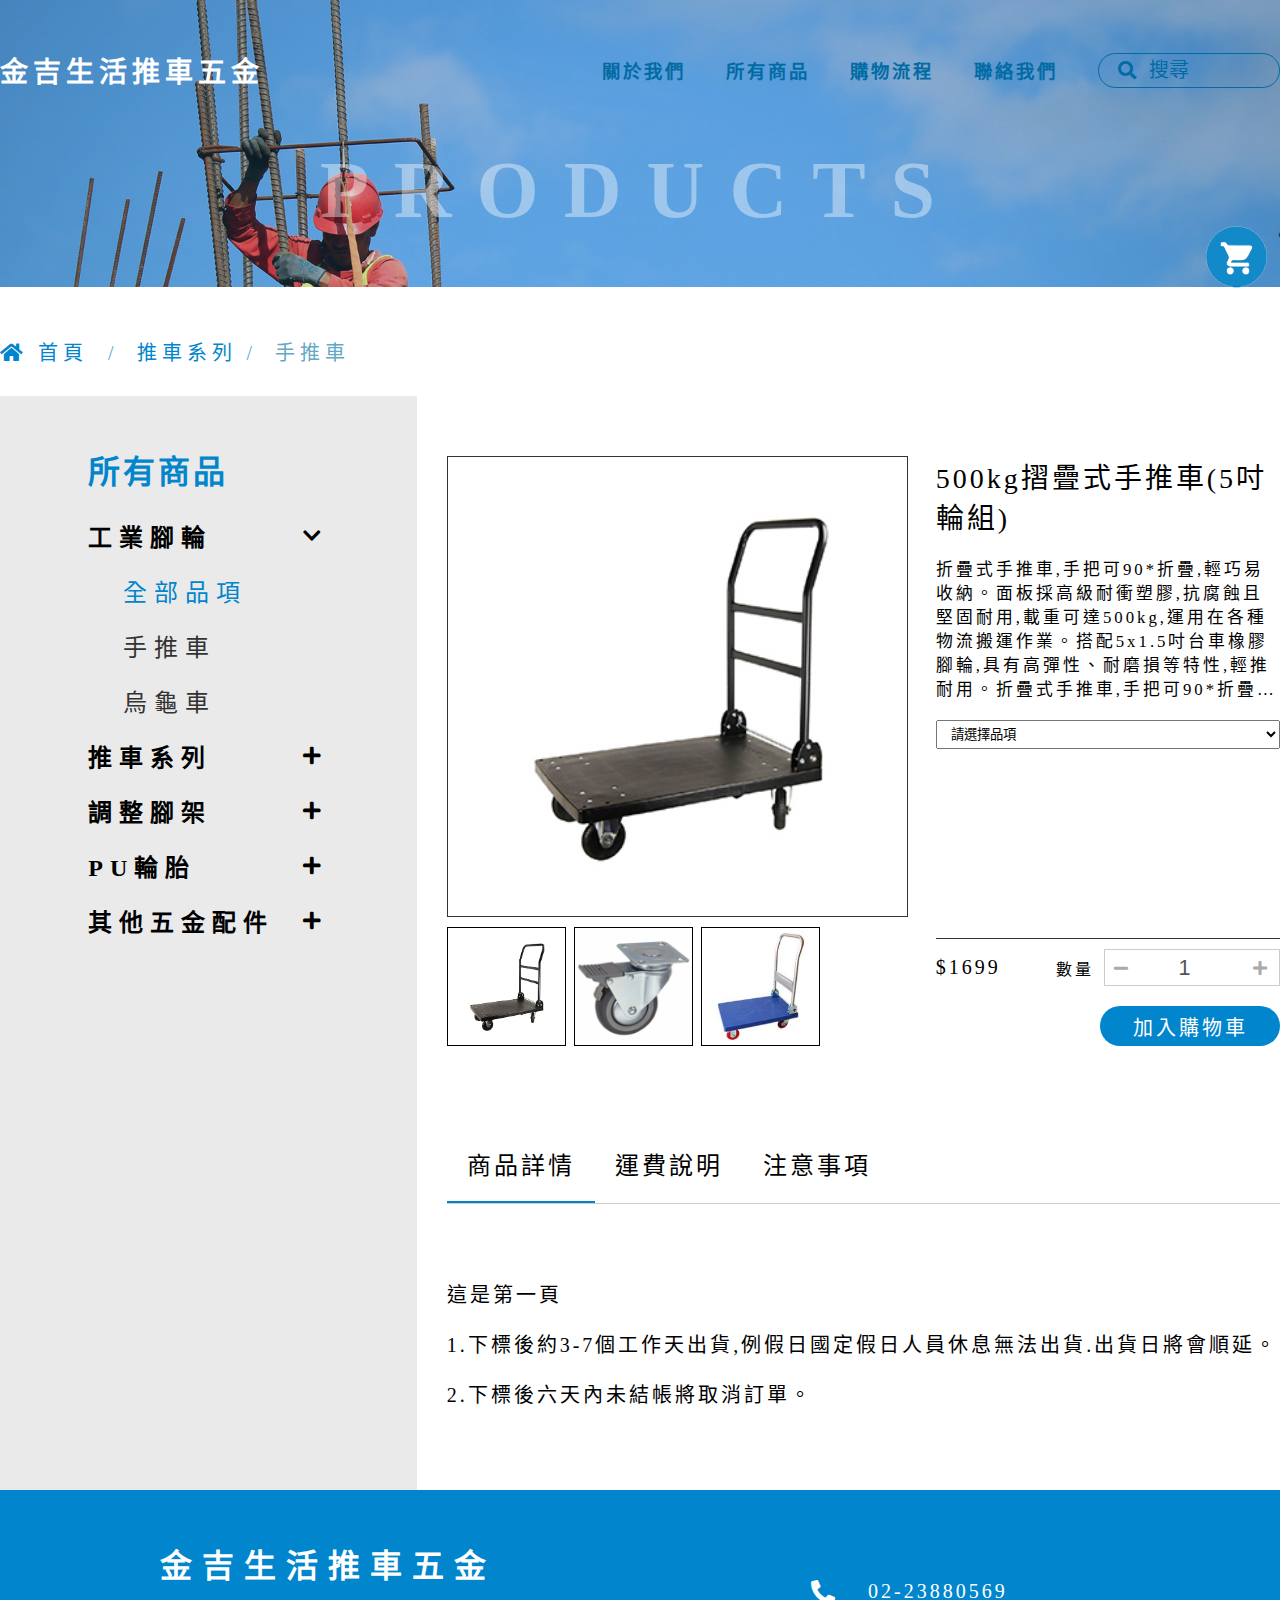
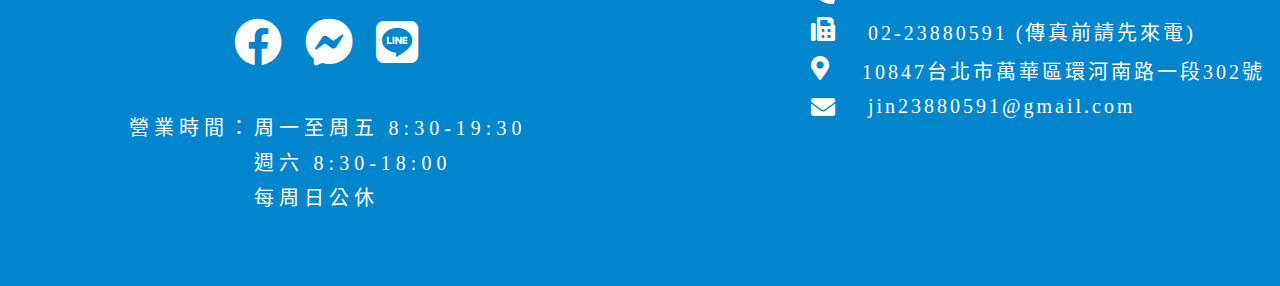
<file: product.html>
<!DOCTYPE html>
<html lang="zh-tw">
  <head>
    <meta charset="UTF-8" />
    <meta http-equiv="X-UA-Compatible" content="IE=edge" />
    <meta name="viewport" content="width=device-width, initial-scale=1.0" />
    <title>產品內頁</title>
    <link
      rel="stylesheet"
      href="https://cdn.jsdelivr.net/npm/bootstrap@4.6.0/dist/css/bootstrap.min.css"
      integrity="sha384-B0vP5xmATw1+K9KRQjQERJvTumQW0nPEzvF6L/Z6nronJ3oUOFUFpCjEUQouq2+l"
      crossorigin="anonymous"
    />
    <link rel="stylesheet" href="./offset/fontawesome/css/all.min.css" />
    <link rel="stylesheet" href="./css/products.css" />
  </head>
  <body>
    <div class="cart_pop">
      <div class="cart_btn">
        <img src="./images/common/cart_btn.png" alt="" />
      </div>
      <div class="cart_con">
        <div class="list">
          <div class="item">
            <div class="image">
              <img src="./images/common/product_01.png" alt="" />
            </div>
            <div class="text">
              <div class="name">500kg摺疊式手推車(5吋輪組)</div>
              <div class="price_qty">$1200*1</div>
            </div>
          </div>
          <div class="item">
            <div class="image">
              <img src="./images/common/product_01.png" alt="" />
            </div>
            <div class="text">
              <div class="name">500kg摺疊式手推車(5吋輪組)</div>
              <div class="price_qty">$1200*1</div>
            </div>
          </div>
        </div>
        <div class="go_cart">
          <a href="./cart.html">前往結帳</a>
        </div>
      </div>
    </div>
    <header>
      <div class="container head_contain">
        <div class="menu_btn"><i class="fas fa-bars"></i></div>
        <a href="./" class="logo">金吉生活推車五金</a>
        <ul class="head_nav">
          <li><a href="./aboutus.html">關於我們</a></li>
          <li><a href="./products.html">所有商品</a></li>
          <li><a href="./float.html">購物流程</a></li>
          <li><a href="./contact.html">聯絡我們</a></li>
        </ul>
        <form class="serch_block">
          <div class="search"><input type="text" placeholder="搜尋" /></div>
        </form>
        <div class="search_btn"><i class="fas fa-search"></i></div>
      </div>
    </header>
    <div
      class="page_top_banner"
      style="
        background-image: url(./images/products/josue-isai-ramos-figueroa-Pj4je7OjrME-unsplash.jpg);
      "
      data-name="PRODUCTS"
    ></div>
    <div class="container">
      <ul class="bread">
        <li>
          <a href="./"><i class="fas fa-home"></i>首頁</a>
        </li>
        <li><a href="#">推車系列</a></li>
        <li>手推車</li>
      </ul>
    </div>

    <div class="container">
      <div class="product_frame">
        <div class="left_menu">
          <div class="left_menu_border">
            <div class="title">所有商品</div>
            <ul>
              <li class="active">
                <div class="name">工業腳輪</div>
                <ul>
                  <li class="active"><a href="#">全部品項</a></li>
                  <li><a href="#">手推車</a></li>
                  <li><a href="#">烏龜車</a></li>
                </ul>
              </li>
              <li>
                <div class="name">推車系列</div>
                <ul>
                  <li class="active"><a href="#">全部品項</a></li>
                  <li><a href="#">手推車</a></li>
                  <li><a href="#">烏龜車</a></li>
                </ul>
              </li>
              <li>
                <div class="name">調整腳架</div>
                <ul>
                  <li class="active"><a href="#">全部品項</a></li>
                  <li><a href="#">手推車</a></li>
                  <li><a href="#">烏龜車</a></li>
                </ul>
              </li>
              <li>
                <div class="name">PU輪胎</div>
                <ul>
                  <li class="active"><a href="#">全部品項</a></li>
                  <li><a href="#">手推車</a></li>
                  <li><a href="#">烏龜車</a></li>
                </ul>
              </li>
              <li>
                <div class="name">其他五金配件</div>
                <ul>
                  <li class="active"><a href="#">全部品項</a></li>
                  <li><a href="#">手推車</a></li>
                  <li><a href="#">烏龜車</a></li>
                </ul>
              </li>
            </ul>
          </div>
        </div>
        <div class="product_border">
          <div class="product_info">
            <div class="top">
              <div class="main_pic">
                <div
                  class="image"
                  style="background-image: url(./images/products/pic.png)"
                ></div>
                <div class="img_list">
                  <div class="item">
                    <a
                      style="background-image: url(./images/products/pic.png)"
                      data-image="./images/products/pic.png"
                    >
                    </a>
                  </div>
                  <div class="item">
                    <a
                      style="background-image: url(./images/products/pic02.png)"
                      data-image="./images/products/pic02.png"
                    >
                    </a>
                  </div>
                  <div class="item">
                    <a
                      style="background-image: url(./images/products/pic03.png)"
                      data-image="./images/products/pic03.png"
                    >
                    </a>
                  </div>
                </div>
              </div>
              <div class="text">
                <div class="text_top">
                  <div class="name">500kg摺疊式手推車(5吋輪組)</div>
                  <div class="desc">
                    <span
                      >折疊式手推車,手把可90*折疊,輕巧易收納。面板採高級耐衝塑膠,抗腐蝕且堅固耐用,載重可達500kg,運用在各種物流搬運作業。搭配5x1.5吋台車橡膠腳輪,具有高彈性、耐磨損等特性,輕推耐用。折疊式手推車,手把可90*折疊,輕巧易收納。面板採高級耐衝塑膠,抗腐蝕且堅固耐用,載重可達500kg,運用在各種物流搬運作業。搭配5x1.5吋台車橡膠腳輪,具有高彈性、耐磨損等特性,輕推耐用。
                      折疊式手推車,手把可90*折疊,輕巧易收納。面板採高級耐衝塑膠,抗腐蝕且堅固耐用,載重可達500kg,運用在各種物流搬運作業。搭配5x1.5吋台車橡膠腳輪,具有高彈性、耐磨損等特性,輕推耐用。</span
                    >
                  </div>
                  <div class="select">
                    <select name="" id="">
                      <option value="null">請選擇品項</option>
                    </select>
                  </div>
                </div>
                <div class="text_botoom">
                  <div class="price_qty">
                    <div class="price">$1699</div>
                    <div class="qty">
                      <label>數量</label>
                      <div class="input">
                        <div class="minus"><i class="fas fa-minus"></i></div>
                        <input type="number" value="1" disabled />
                        <div class="plus"><i class="fas fa-plus"></i></div>
                      </div>
                    </div>
                  </div>
                  <div class="add_cart">
                    <a>加入購物車</a>
                  </div>
                </div>
              </div>
            </div>
            <div class="bottom">
              <ul class="tabs">
                <li class="active">商品詳情</li>
                <li>運費說明</li>
                <li>注意事項</li>
              </ul>
              <ul class="panels">
                <li class="active">
                  <div class="editor">
                    <div>
                      <p>這是第一頁</p>
                      <p>
                        1.下標後約3-7個工作天出貨,例假日國定假日人員休息無法出貨.出貨日將會順延。
                      </p>
                      <p>2.下標後六天內未結帳將取消訂單。</p>
                    </div>
                  </div>
                </li>
                <li>
                  <div class="editor">
                    <div>
                      <p>這是第二頁</p>
                      <p>
                        1.下標後約3-7個工作天出貨,例假日國定假日人員休息無法出貨.出貨日將會順延。
                      </p>
                      <p>2.下標後六天內未結帳將取消訂單。</p>
                      <p>3.維護雙方權,拆箱時務必錄影存證清點物品數量,</p>
                    </div>
                  </div>
                </li>
                <li>
                  <div class="editor">
                    <div>
                      <p>這是第三頁</p>
                      <p>
                        1.下標後約3-7個工作天出貨,例假日國定假日人員休息無法出貨.出貨日將會順延。
                      </p>
                      <p>2.下標後六天內未結帳將取消訂單。</p>
                      <p>3.維護雙方權,拆箱時務必錄影存證清點物品數量,</p>
                      <p>
                        4.如有瑕疵或漏寄,請提供影片方便我們協助您,避免有爭議。
                      </p>
                    </div>
                  </div>
                </li>
              </ul>
            </div>
          </div>
        </div>
      </div>
    </div>
    <footer>
      <div class="contain">
        <div class="container con">
          <div class="left">
            <a href="#" class="foot_logo">金吉生活推車五金</a>
            <dic class="social">
              <a href="#" class="item"><i class="fab fa-facebook"></i></a>
              <a href="#" class="item"
                ><i class="fab fa-facebook-messenger"></i
              ></a>
              <a href="#" class="item"><i class="fab fa-line"></i></a>
            </dic>
            <div class="business_hours">
              <label for="">營業時間：</label>
              <div class="text">
                周一至周五 8:30-19:30<br />
                週六 8:30-18:00<br />
                每周日公休
              </div>
            </div>
          </div>
          <div class="right">
            <div class="info">
              <div class="item">
                <label for=""><i class="fas fa-phone-alt"></i></label
                >02-23880569
              </div>
              <div class="item">
                <label for=""><i class="fas fa-fax"></i></label>02-23880591
                (傳真前請先來電)
              </div>
              <div class="item">
                <label for=""><i class="fas fa-map-marker-alt"></i></label
                >10847台北市萬華區環河南路一段302號
              </div>
              <div class="item">
                <label for=""><i class="fas fa-envelope"></i></label
                >jin23880591@gmail.com
              </div>
            </div>
          </div>
        </div>
      </div>
    </footer>
    <script
      src="https://cdnjs.cloudflare.com/ajax/libs/jquery/3.5.0/jquery.min.js"
      integrity="sha512-k2WPPrSgRFI6cTaHHhJdc8kAXaRM4JBFEDo1pPGGlYiOyv4vnA0Pp0G5XMYYxgAPmtmv/IIaQA6n5fLAyJaFMA=="
      crossorigin="anonymous"
    ></script>
    <script src="./js/main.js"></script>
  </body>
</html>
</file>
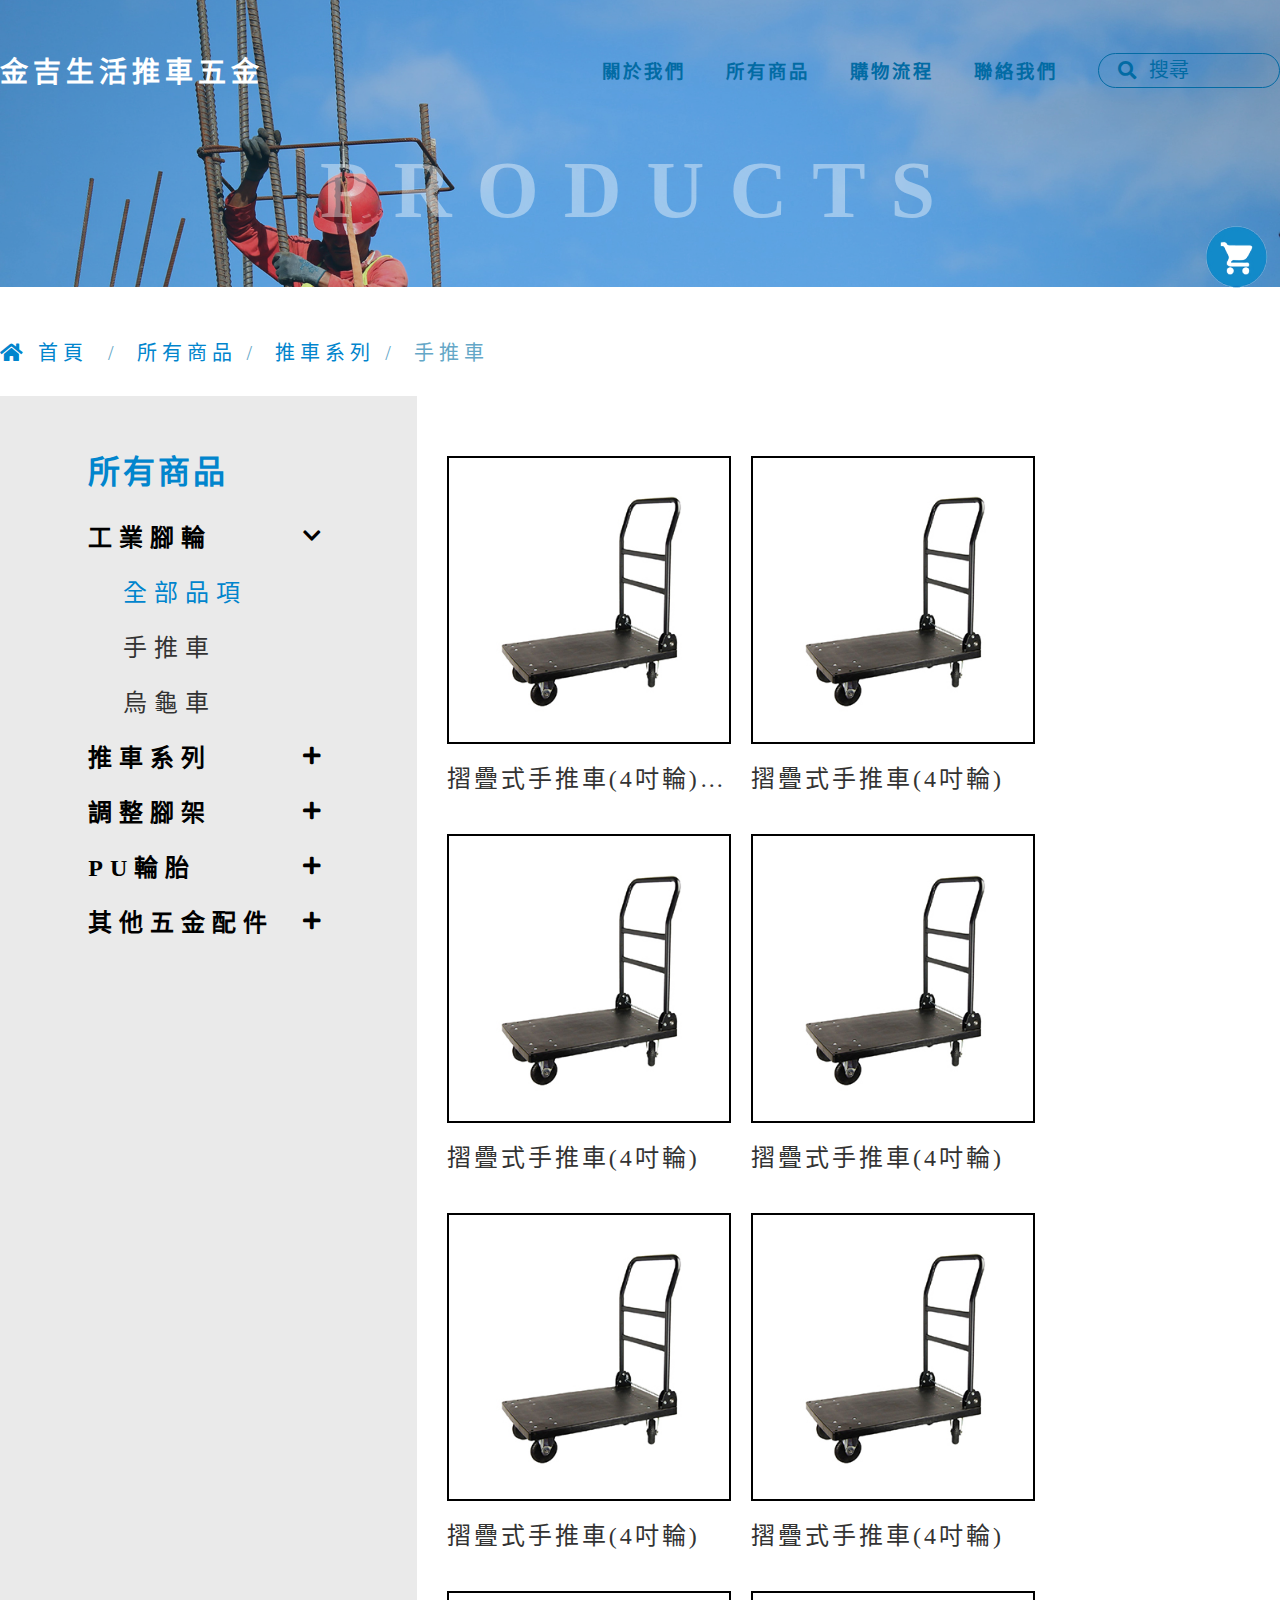
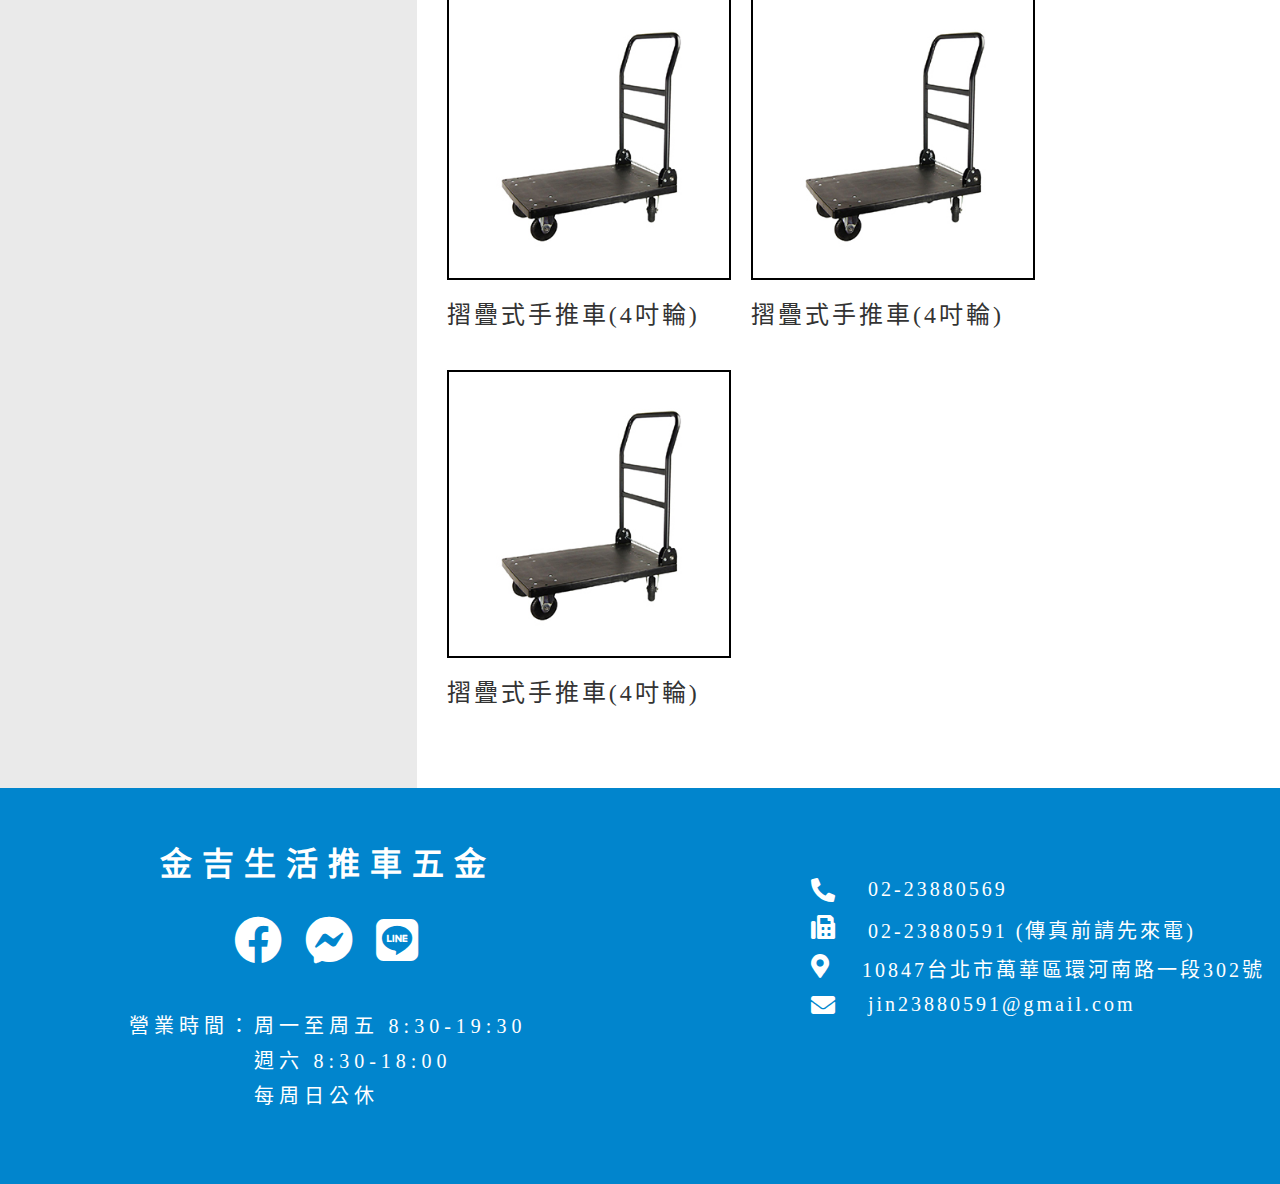
<file: products.html>
<!DOCTYPE html>
<html lang="zh-tw">
  <head>
    <meta charset="UTF-8" />
    <meta http-equiv="X-UA-Compatible" content="IE=edge" />
    <meta name="viewport" content="width=device-width, initial-scale=1.0" />
    <title>所有產品</title>
    <link
      rel="stylesheet"
      href="https://cdn.jsdelivr.net/npm/bootstrap@4.6.0/dist/css/bootstrap.min.css"
      integrity="sha384-B0vP5xmATw1+K9KRQjQERJvTumQW0nPEzvF6L/Z6nronJ3oUOFUFpCjEUQouq2+l"
      crossorigin="anonymous"
    />
    <link rel="stylesheet" href="./offset/fontawesome/css/all.min.css" />
    <link rel="stylesheet" href="./css/products.css" />
  </head>
  <body>
    <div class="cart_pop">
      <div class="cart_btn">
        <img src="./images/common/cart_btn.png" alt="" />
      </div>
      <div class="cart_con">
        <div class="list">
          <div class="item">
            <div class="image">
              <img src="./images/common/product_01.png" alt="" />
            </div>
            <div class="text">
              <div class="name">500kg摺疊式手推車(5吋輪組)</div>
              <div class="price_qty">
                $1200*1
              </div>
            </div>
          </div>
          <div class="item">
            <div class="image">
              <img src="./images/common/product_01.png" alt="" />
            </div>
            <div class="text">
              <div class="name">500kg摺疊式手推車(5吋輪組)</div>
              <div class="price_qty">
                $1200*1
              </div>
            </div>
          </div>
        </div>
        <div class="go_cart">
          <a href="./cart.html">前往結帳</a>
        </div>
      </div>
    </div>
    <header>
      <div class="container head_contain">
        <div class="menu_btn"><i class="fas fa-bars"></i></div>
        <a href="./" class="logo">金吉生活推車五金</a>
        <ul class="head_nav">
          <li><a href="./aboutus.html">關於我們</a></li>
          <li><a href="./products.html">所有商品</a></li>
          <li><a href="./float.html">購物流程</a></li>
          <li><a href="./contact.html">聯絡我們</a></li>
        </ul>
        <form class="serch_block">
          <div class="search"><input type="text" placeholder="搜尋" /></div>
        </form>
        <div class="search_btn"><i class="fas fa-search"></i></div>
      </div>
    </header>
    <div
      class="page_top_banner"
      style="
        background-image: url(./images/products/josue-isai-ramos-figueroa-Pj4je7OjrME-unsplash.jpg);
      "
      data-name="PRODUCTS"
    ></div>
    <div class="container">
      <ul class="bread">
        <li>
          <a href="./"><i class="fas fa-home"></i>首頁</a>
        </li>
        <li><a href="#">所有商品</a></li>
        <li><a href="#">推車系列</a></li>
        <li>手推車</li>
      </ul>
    </div>

    <div class="container">
      <div class="product_frame">
        <div class="left_menu">
          <div class="left_menu_border">
            <div class="title">所有商品</div>
            <ul>
              <li class="active">
                <div class="name">工業腳輪</div>
                <ul>
                  <li class="active"><a href="#">全部品項</a></li>
                  <li><a href="#">手推車</a></li>
                  <li><a href="#">烏龜車</a></li>
                </ul>
              </li>
              <li>
                <div class="name">推車系列</div>
                <ul>
                  <li class="active"><a href="#">全部品項</a></li>
                  <li><a href="#">手推車</a></li>
                  <li><a href="#">烏龜車</a></li>
                </ul>
              </li>
              <li>
                <div class="name">調整腳架</div>
                <ul>
                  <li class="active"><a href="#">全部品項</a></li>
                  <li><a href="#">手推車</a></li>
                  <li><a href="#">烏龜車</a></li>
                </ul>
              </li>
              <li>
                <div class="name">PU輪胎</div>
                <ul>
                  <li class="active"><a href="#">全部品項</a></li>
                  <li><a href="#">手推車</a></li>
                  <li><a href="#">烏龜車</a></li>
                </ul>
              </li>
              <li>
                <div class="name">其他五金配件</div>
                <ul>
                  <li class="active"><a href="#">全部品項</a></li>
                  <li><a href="#">手推車</a></li>
                  <li><a href="#">烏龜車</a></li>
                </ul>
              </li>
            </ul>
          </div>
        </div>
        <div class="product_border">
          <div class="product_list">
            <div class="item">
              <a href="./product.html"
                ><div
                  class="image"
                  style="background-image: url(./images/products/pic.png)"
                >
                  <div class="hover">
                    <i class="fas fa-search"></i>
                    <div class="txt">查看細節</div>
                  </div>
                </div>
                <div class="name">摺疊式手推車(4吋輪)摺疊式手推車(4吋輪)</div>
              </a>
            </div>
            <div class="item">
              <a href="./product.html"
                ><div
                  class="image"
                  style="background-image: url(./images/products/pic.png)"
                >
                  <div class="hover">
                    <i class="fas fa-search"></i>
                    <div class="txt">查看細節</div>
                  </div>
                </div>
                <div class="name">摺疊式手推車(4吋輪)</div>
              </a>
            </div>
            <div class="item">
              <a href="./product.html"
                ><div
                  class="image"
                  style="background-image: url(./images/products/pic.png)"
                >
                  <div class="hover">
                    <i class="fas fa-search"></i>
                    <div class="txt">查看細節</div>
                  </div>
                </div>
                <div class="name">摺疊式手推車(4吋輪)</div>
              </a>
            </div>
            <div class="item">
              <a href="./product.html"
                ><div
                  class="image"
                  style="background-image: url(./images/products/pic.png)"
                >
                  <div class="hover">
                    <i class="fas fa-search"></i>
                    <div class="txt">查看細節</div>
                  </div>
                </div>
                <div class="name">摺疊式手推車(4吋輪)</div>
              </a>
            </div>
            <div class="item">
              <a href="./product.html"
                ><div
                  class="image"
                  style="background-image: url(./images/products/pic.png)"
                >
                  <div class="hover">
                    <i class="fas fa-search"></i>
                    <div class="txt">查看細節</div>
                  </div>
                </div>
                <div class="name">摺疊式手推車(4吋輪)</div>
              </a>
            </div>
            <div class="item">
              <a href="./product.html"
                ><div
                  class="image"
                  style="background-image: url(./images/products/pic.png)"
                >
                  <div class="hover">
                    <i class="fas fa-search"></i>
                    <div class="txt">查看細節</div>
                  </div>
                </div>
                <div class="name">摺疊式手推車(4吋輪)</div>
              </a>
            </div>
            <div class="item">
              <a href="./product.html"
                ><div
                  class="image"
                  style="background-image: url(./images/products/pic.png)"
                >
                  <div class="hover">
                    <i class="fas fa-search"></i>
                    <div class="txt">查看細節</div>
                  </div>
                </div>
                <div class="name">摺疊式手推車(4吋輪)</div>
              </a>
            </div>
            <div class="item">
              <a href="./product.html"
                ><div
                  class="image"
                  style="background-image: url(./images/products/pic.png)"
                >
                  <div class="hover">
                    <i class="fas fa-search"></i>
                    <div class="txt">查看細節</div>
                  </div>
                </div>
                <div class="name">摺疊式手推車(4吋輪)</div>
              </a>
            </div>
            <div class="item">
              <a href="./product.html"
                ><div
                  class="image"
                  style="background-image: url(./images/products/pic.png)"
                >
                  <div class="hover">
                    <i class="fas fa-search"></i>
                    <div class="txt">查看細節</div>
                  </div>
                </div>
                <div class="name">摺疊式手推車(4吋輪)</div>
              </a>
            </div>
          </div>
        </div>
      </div>
    </div>

    <footer>
      <div class="contain">
        <div class="container con">
          <div class="left">
            <a href="#" class="foot_logo">金吉生活推車五金</a>
            <dic class="social">
              <a href="#" class="item"><i class="fab fa-facebook"></i></a>
              <a href="#" class="item"
                ><i class="fab fa-facebook-messenger"></i
              ></a>
              <a href="#" class="item"><i class="fab fa-line"></i></a>
            </dic>
            <div class="business_hours">
              <label for="">營業時間：</label>
              <div class="text">
                周一至周五 8:30-19:30<br />
                週六 8:30-18:00<br />
                每周日公休
              </div>
            </div>
          </div>
          <div class="right">
            <div class="info">
              <div class="item">
                <label for=""><i class="fas fa-phone-alt"></i></label
                >02-23880569
              </div>
              <div class="item">
                <label for=""><i class="fas fa-fax"></i></label>02-23880591
                (傳真前請先來電)
              </div>
              <div class="item">
                <label for=""><i class="fas fa-map-marker-alt"></i></label
                >10847台北市萬華區環河南路一段302號
              </div>
              <div class="item">
                <label for=""><i class="fas fa-envelope"></i></label
                >jin23880591@gmail.com
              </div>
            </div>
          </div>
        </div>
      </div>
    </footer>
    <script
      src="https://cdnjs.cloudflare.com/ajax/libs/jquery/3.5.0/jquery.min.js"
      integrity="sha512-k2WPPrSgRFI6cTaHHhJdc8kAXaRM4JBFEDo1pPGGlYiOyv4vnA0Pp0G5XMYYxgAPmtmv/IIaQA6n5fLAyJaFMA=="
      crossorigin="anonymous"
    ></script>
    <script src="./js/main.js"></script>
  </body>
</html>
</file>
<file: css/page.css>
@import url(./common.css);

/*關於我們*/
.about_page .top {
  display: flex;
}
.about_page .top .text {
  margin-right: 60px;
  flex: 1;
  padding-top: 80px;
  padding-bottom: 20px;
}
.about_page .top .text .title {
  font-size: 2.25rem;
  font-weight: 700;
  color: #4d4d4d;
  position: relative;
  margin-bottom: 30px;
  letter-spacing: 10px;
}
.about_page .top .text .title::before {
  content: 'ABOUT US';
  font-size: 6rem;
  font-weight: 700;
  letter-spacing: 10px;
  color: #eee;
  position: absolute;
  z-index: -1;
  top: 40%;
  left: 100px;
  transform: translateY(-50%);
}
.about_page .top .text .desc {
  font-size: 1.5rem;
  line-height: 1.5;
  letter-spacing: 5px;
  font-weight: 500;
}
.about_page .top .item_list {
  flex: 0 0 250px;
  background-color: rgb(18 138 201);
  margin-right: 88px;
  z-index: 2;
  padding: 88px 70px 50px 70px;
}
.about_page .top .item_list .item {
  text-align: center;
  font-size: 1.25rem;
  font-weight: 300;
  margin-bottom: 60px;
  color: #fff;
}
.about_page .top .item_list .item:last-child {
  margin-bottom: 0;
}
.about_page .top .item_list .item .pic {
  margin-bottom: 10px;
}
.about_page .top .item_list .item .pic img {
  width: 40px;
}

.about_page .bottom {
  background-color: #dedede;
  display: flex;
  justify-content: flex-end;
  padding: 110px 60px 80px 60px;
  position: relative;
  margin-top: -85px;
}
.about_page .bottom .pic {
  position: absolute;
  top: 50%;
  left: -100px;
  transform: translateY(-50%);
  width: 500px;
  box-shadow: 2px 2px 10px #333;
}
.about_page .bottom .text {
  flex: 0 0 590px;
}
.about_page .bottom .text .title {
  font-size: 2.25rem;
  font-weight: 700;
  margin-bottom: 40px;
  line-height: 1;
  color: #4d4d4d;
}
.about_page .bottom .text .desc {
  font-size: 1.5rem;
  line-height: 1.5;
}
@media (max-width: 1200px) {
  .about_page .container {
    max-width: 100%;
  }
  .about_page .top {
    flex-wrap: wrap;
    margin-right: 0;
  }
  .about_page .top .text {
    flex: 0 0 100%;
    padding-top: 40px;
    padding-bottom: 40px;
    margin-right: 0;
  }
  .about_page .top .text .title {
    margin-bottom: 20px;
    font-size: 2rem;
  }
  .about_page .top .text .title::before {
    display: none;
  }
  .about_page .top .text .desc {
    font-size: 1.25rem;
  }
  .about_page .top .item_list {
    flex: 0 0 calc(100% + 30px);
    display: flex;
    justify-content: center;
    padding: 30px 0;
    margin: 0 -15px;
  }
  .about_page .top .item_list .item {
    margin-bottom: 0;
    margin-right: 60px;
    font-size: 1rem;
  }
  .about_page .top .item_list .item:last-child {
    margin-right: 0;
  }
  .about_page .top .item_list .item .pic {
    margin-bottom: 15px;
  }
  .about_page .top .item_list .item .pic img {
    width: 45px;
  }
  .about_page .bottom {
    margin-top: 0;
    flex-wrap: wrap;
    margin: 0 -15px;
    justify-content: center;
    padding: 40px 15px;
  }
  .about_page .bottom .pic {
    width: 100%;
    max-width: 500px;
    position: relative;
    top: unset;
    left: unset;
    transform: translateX(0);
    margin-bottom: 30px;
  }
  .about_page .bottom .text {
    flex: 0 0 100%;
    text-align: center;
  }
  .about_page .bottom .text .title {
    margin-bottom: 20px;
    font-size: 2rem;
  }
  .about_page .bottom .text .desc {
    font-size: 1.25rem;
  }
}

/*購物流程*/
.float_page {
  padding-top: 100px;
  background-color: #eaeaea;
}
.float_page .title {
  text-align: center;
  max-width: 780px;
  width: 100%;
  margin: 0 auto;
  font-size: 2rem;
  font-weight: 700;
  color: #0185cd;
  padding-bottom: 40px;
  margin-bottom: 100px;
  border-bottom: 2px solid #0185cd;
}
.float_page .list {
  display: flex;
  margin-bottom: 116px;
}
.float_page .list .item {
  flex: 1;
  text-align: center;
}
.float_page .list .item .image {
  max-width: 150px;
  margin: 0 auto;
  margin-bottom: 15px;
  position: relative;
}
.float_page .list .item .image::after {
  content: '';
  background-image: url(../images/float/arrow.png);
  background-size: contain;
  background-repeat: no-repeat;
  width: 20px;
  height: 32px;
  position: absolute;
  top: 50%;
  right: -30%;
  transform: translateY(-50%);
}
.float_page .list .item:last-child .image::after {
  display: none;
}
.float_page .list .item .name {
  color: #0185cd;
  font-size: 1.25rem;
  font-weight: 700;
  margin-bottom: 25px;
}
.float_page .list .item .desc {
  font-size: 1.25rem;
}
.float_page .payment{
  max-width: 350px;
  margin: 0 auto;
  font-size: 1.25rem;
  margin-bottom: 120px;
  text-align: center;
}
.float_page .payment .name{
  font-size: 1.5rem;
  font-weight: 600;
  margin-bottom: 20px;
}
.float_page .payment .item{
  margin-bottom: 10px;
}
.float_page .payment .item:last-child{
  margin-bottom: 0;
}
.float_page .payment .item label{
  margin-bottom: 0;
}

.float_page .contact_btn {
  display: flex;
  flex-direction: column;
  align-items: center;
  padding-bottom: 120px;
}
.float_page .contact_btn .txt {
  font-size: 1.25rem;
  color: #585858;
  margin-bottom: 30px;
}
.float_page .contact_btn a {
  width: 115px;
  height: 35px;
  border-radius: 50px;
  color: #fff;
  background-color: #0185cd;
  display: flex;
  align-items: center;
  justify-content: center;
  font-size: 1.25rem;
  text-decoration: none;
}
.float_page .contact_btn a:hover {
  opacity: 0.8;
}
@media (max-width: 1200px) {
  .float_page {
    padding-top: 50px;
  }
  .float_page .title {
    padding-bottom: 20px;
    margin-bottom: 30px;
  }
  .float_page .list {
    flex-wrap: wrap;
    margin-bottom: 50px;
  }
  .float_page .list .item {
    flex: 0 0 100%;
    margin-bottom: 30px;
  }
  .float_page .list .item .image::after {
    display: none;
  }
  .float_page .payment{
    margin-bottom: 80px;
  }
  .float_page .contact_btn {
    padding-bottom: 50px;
  }
}

/*聯絡我們*/
.contact_page {
  border-top: 130px solid #0185cd;
}
.contact_page .top {
  background-image: url(../images/contact/avel-chuklanov-DUmFLtMeAbQ-unsplash.jpg);
  background-size: cover;
  padding-top: 120px;
}
.contact_page .top .title {
  font-size: 2.25rem;
  font-weight: 700;
  letter-spacing: 10px;
  text-align: center;
  color: #676767;
  margin-bottom: 120px;
}
.contact_page .top .form {
  max-width: 660px;
  width: 100%;
  margin-left: auto;
  padding-bottom: 60px;
}
.contact_page .top .form .name {
  font-size: 2rem;
  color: #0185cd;
  font-weight: bold;
  margin-bottom: 40px;
}
.contact_page .top .form .inputs {
  display: flex;
  flex-wrap: wrap;
  margin: 0 -15px;
}
.contact_page .top .form .inputs .input {
  flex: 0 0 100%;
  padding: 0 15px;
  margin-bottom: 15px;
}
.contact_page .top .form .inputs .input.half {
  flex: 0 0 50%;
}
.contact_page .top .form .inputs .input label {
  width: 100%;
  font-size: 1.5rem;
  color: #0185cd;
  padding-left: 10px;
}
.contact_page .top .form .inputs .input input,
.contact_page .top .form .inputs .input textarea {
  width: 100%;
  background-color: #fff;
  border: none;
  font-size: 1.5rem;
  border-radius: 15px;
  box-shadow: 5px 5px 5px #ccc;
  outline: none;
  padding: 6px 10px;
}
.contact_page .top .form .inputs .input textarea {
  padding: 20px;
  min-height: 300px;
}
.contact_page .top .form .send {
  width: 200px;
  height: 50px;
  background-color: #0185cd;
  color: #fff;
  display: flex;
  align-items: center;
  justify-content: center;
  font-size: 1.75rem;
  border-radius: 50px;
  margin-top: 20px;
  cursor: pointer;
}
.contact_page .top .form .send:hover {
  opacity: 0.8;
}
.contact_page .top .bg_text {
  padding-bottom: 100px;
  text-align: right;
  color: #fff;
  font-size: 4rem;
  font-weight: 700;
  letter-spacing: 10px;
}
.contact_page .bottom {
  padding-bottom: 29%;
  position: relative;
}
.contact_page .bottom iframe {
  position: absolute;
  top: 0;
  left: 0;
  width: 100%;
  height: 100%;
}
@media (max-width: 1200px) {
  .contact_page {
    border-width: 80px;
  }
  .contact_page .top {
    background-image: unset;
    background-color: #f2f1ef;
    padding-top: 40px;
  }
  .contact_page .top .title{
    margin-bottom: 40px;
    font-size: 1.5rem;
    letter-spacing: 5px;
  }
  .contact_page .top .form .inputs .input.half{
    flex: 0 0 100%;
  }
  .contact_page .top .form .name{
    font-size: 1.5rem;
    margin-bottom: 30px;
  }
  .contact_page .top .form .inputs .input label{
    font-size: 1.25rem;
  }
  .contact_page .top .form .send{
    width: 100%;
  }
  .contact_page .top .bg_text{
    display: none;
  }
  .contact_page .bottom{
    padding-bottom: 100%;
  }
}
</file>
<file: css/cart.css>
@import url(./common.css);

.cart_page .top {
  padding-top: 70px;
}
.cart_page .top .table {
  margin-bottom: 80px;
}
.cart_page .top .table .thead {
  display: flex;
  border-bottom: 1px solid #333;
  padding-bottom: 20px;
}
.cart_page .top .table .thead .th {
  flex: 1;
  font-size: 1.25rem;
  font-weight: 700;
}
.cart_page .top .table .tbody .tr {
  display: flex;
  padding: 20px 0;
  border-bottom: 1px solid #333;
}
.cart_page .top .table .tbody .tr:last-child {
  border-bottom: none;
}
.cart_page .top .table .tbody .tr .t_group {
  flex: 6;
  display: flex;
  align-items: center;
}
.cart_page .top .table .tbody .tr .td {
  flex: 1;
  display: flex;
  align-items: center;
  font-size: 1.25rem;
}
.cart_page .top .table .tbody .tr .td select {
  width: 80px;
  padding: 6px;
  outline: none;
}
.cart_page .top .table .tbody .tr .td i {
  cursor: pointer;
  font-size: 1.75rem;
}
.cart_page .top .table .tbody .tr .td i:hover {
  opacity: 0.8;
}
.cart_page .top .table .tfoot {
  display: flex;
  background-color: #eaeaea;
  color: #0185cd;
  font-size: 1.5rem;
  padding: 20px 0;
}
.cart_page .top .table .tfoot .td {
  flex: 6;
  text-align: right;
}

.cart_page .top .table .name {
  flex: 2 !important;
}
.cart_page .top .table .operate {
  flex: 1 !important;
}
.cart_page .top .table .pic,
.cart_page .top .table .price,
.cart_page .top .table .qty,
.cart_page .top .table .m_total,
.cart_page .top .table .operate {
  display: flex;
  justify-content: center;
}
@media (max-width: 1200px) {
  .cart_page .top{
    padding-top: 20px;
  }
  .cart_page .top .table{
    margin-bottom: 50px;
  }
  .cart_page .top .table .thead {
    display: none;
  }
  .cart_page .top .table .tbody .tr {
    flex-wrap: wrap;
  }
  .cart_page .top .table .tbody .tr .t_group {
    flex-wrap: wrap;
    flex: 1;
  }
  .cart_page .top .table .tbody .tr .t_group .td {
    margin-bottom: 20px;
  }
  .cart_page .top .table .tbody .tr .t_group .td:last-child {
    margin-bottom: 0;
  }
  .cart_page .top .table .tfoot{
    padding: 15px;
  }
  .cart_page .top .table .tfoot .td{
    margin-right: 10px;
    font-size: 1.25rem;
  }
  .cart_page .top .table .tfoot .td:last-child{
    margin-right: 0;
  }
  .cart_page .top .table .pic{
    margin-right: 20px;
  }
  .cart_page .top .table .name,
  .cart_page .top .table .price,
  .cart_page .top .table .qty,
  .cart_page .top .table .m_total {
    flex: 0 0 100% !important;
  }
  .cart_page .top .table .price,
  .cart_page .top .table .m_total {
    justify-content: space-between;
  }
  .cart_page .top .table .qty select {
    width: 100% !important;
  }
  .cart_page .top .table .price::before,
  .cart_page .top .table .m_total::before {
    content: attr(data-name);
  }
  .cart_page .top .table .operate{
    justify-content: flex-end;
  }
  .cart_page .top .table .operate i{
    font-size: 1rem !important;
    padding: 10px;
    border: 1px solid #333;
    border-radius: 5px;
  }
  .cart_page .top .table .operate i::before{
    content: '移除';
  }
}

.cart_page .bottom .title {
  font-size: 1.5rem;
  margin-bottom: 50px;
  font-weight: 700;
}
.cart_page .bottom .title span {
  font-size: 1.25rem;
  margin-left: 10px;
  font-weight: 500;
}
.cart_page .bottom .form {
  display: flex;
  padding-bottom: 70px;
  border-bottom: 1px solid #333;
  margin-bottom: 50px;
}
.cart_page .bottom .form .left,
.cart_page .bottom .form .right {
  flex: 1;
}
.cart_page .bottom .form .left {
  margin-right: 50px;
}
.cart_page .bottom .form .left .input {
  display: flex;
  align-items: center;
  margin-bottom: 40px;
}
.cart_page .bottom .form .left .input:last-child {
  margin-bottom: 0;
}
.cart_page .bottom .form .left .input label {
  flex: 0 0 100px;
  font-size: 1.25rem;
  margin-bottom: 0;
}
.cart_page .bottom .form .right {
  display: flex;
}
.cart_page .bottom .form .right label {
  flex: 0 0 80px;
  font-size: 1.25rem;
}
.cart_page .bottom .form input,
.cart_page .bottom .form textarea {
  flex: 1;
  min-width: 0;
  outline: none;
  padding: 10px;
  font-size: 1.25rem;
}
.cart_page .bottom .form textarea {
  height: 300px;
}
.cart_page .btns {
  display: flex;
  justify-content: flex-end;
  margin-bottom: 140px;
}
.cart_page .btns .back {
  width: 160px;
  height: 40px;
  border: 1px solid #0185cd;
  border-radius: 50px;
  display: flex;
  align-items: center;
  justify-content: center;
  font-size: 1.25rem;
  color: #0185cd;
  margin-right: 15px;
  cursor: pointer;
  text-decoration: none;
}
.cart_page .btns .send {
  width: 160px;
  height: 40px;
  background-color: #0185cd;
  border-radius: 50px;
  display: flex;
  align-items: center;
  justify-content: center;
  font-size: 1.25rem;
  color: #fff;
  cursor: pointer;
  text-decoration: none;
}
.cart_page .btns .back:hover,
.cart_page .btns .send:hover {
  opacity: 0.8;
}

.cart_page .result {
  padding: 60px 0 140px 0;
}
.cart_page .result .circle {
  text-align: center;
  color: #0185cd;
  font-size: 4rem;
  margin-bottom: 20px;
}
.cart_page .result .desc {
  font-size: 1.5rem;
  font-weight: 700;
  text-align: center;
  line-height: 2;
}

@media (max-width: 1200px) {
  .cart_page .bottom .title{
    margin-bottom: 30px;
  }
  .cart_page .bottom .form{
    flex-wrap: wrap;
    padding-bottom: 30px;
    margin-bottom: 30px;
  }
  .cart_page .bottom .form .left{
    flex: 0 0 100%;
    margin-right: 0;
    margin-bottom: 20px;
  }
  .cart_page .bottom .form .left .input{
    margin-bottom: 20px;
  }
  .cart_page .btns{
    margin-bottom: 50px;
  }
}
</file>
<file: css/news.css>
@import url(./common.css);

.news_page {
  margin-top: 100px;
}
.news_page .title {
  font-size: 1.75rem;
  font-weight: 700;
  color: #0185cd;
  letter-spacing: 5px;
  padding-bottom: 25px;
  border-bottom: 2px solid #0185cd;
  position: relative;
}
.news_page .title::after {
  content: 'NEWS';
  position: absolute;
  top: 10px;
  right: 0;
  transform: translateY(-50%);
  color: #eaeaea;
  font-size: 6rem;
  letter-spacing: 15px;
}
.news_page .desc {
  padding-top: 55px;
}
.news_page .time {
  color: #0185cd;
  display: flex;
  justify-content: flex-end;
  font-size: 1.5rem;
  font-weight: 500;
  margin-bottom: 130px;
}
.news_page .contact_btn {
  display: flex;
  flex-direction: column;
  align-items: center;
  margin-bottom: 80px;
}
.news_page .contact_btn a {
  width: 115px;
  height: 35px;
  border-radius: 50px;
  color: #fff;
  background-color: #0185cd;
  display: flex;
  align-items: center;
  justify-content: center;
  font-size: 1.25rem;
  margin-bottom: 30px;
  text-decoration: none;
}
.news_page .contact_btn a:hover {
  opacity: 0.8;
}
.news_page .contact_btn .txt {
  font-size: 1.25rem;
  color: #585858;
}
@media (max-width: 1200px) {
  .news_page{
    margin-top: 40px;
  }
  .news_page .title{
    font-size: 1.5rem;
    padding-bottom: 15px;
  }
  .news_page .title::after {
    display: none;
  }
  .news_page .desc{
    padding-top: 30px;
  }
  .news_page .time{
    margin-bottom: 60px;
  }
  .news_page .contact_btn{
    margin-bottom: 60px;
  }
}
</file>
<file: css/products.css>
@import url(./common.css);

.product_frame {
  display: flex;
}
.product_frame .left_menu {
  flex: 1;
  background-color: #eaeaea;
  padding: 60px 0;
  margin-right: 30px;
}
.product_frame .left_menu .left_menu_border {
  width: 240px;
  margin: 0 auto;
}
.product_frame .left_menu .left_menu_border .title {
  color: #0185cd;
  font-size: 2rem;
  font-weight: 700;
  margin-bottom: 30px;
  line-height: 1;
}
.product_frame .left_menu .left_menu_border > ul {
  list-style: none;
  padding-left: 0;
  font-size: 1.5rem;
  letter-spacing: 7px;
}
.product_frame .left_menu .left_menu_border > ul > li {
  margin-bottom: 20px;
}
.product_frame .left_menu .left_menu_border > ul > li:last-child {
  margin-bottom: 0;
}
.product_frame .left_menu .left_menu_border > ul > li .name {
  display: flex;
  justify-content: space-between;
  align-items: center;
  font-weight: 700;
  cursor: pointer;
}
.product_frame .left_menu .left_menu_border > ul > li .name:after {
  content: '\f067';
  font-family: 'Font Awesome 5 Free';
  font-weight: 700;
  font-size: 1.25rem;
}
.product_frame .left_menu .left_menu_border > ul > li.active .name:after {
  content: '\f078';
}
.product_frame .left_menu .left_menu_border > ul > li > ul {
  padding-left: 35px;
  list-style: none;
  display: none;
}
.product_frame .left_menu .left_menu_border > ul > li.active > ul {
  display: block;
}
.product_frame .left_menu .left_menu_border > ul > li > ul > li {
  margin-bottom: 20px;
}
.product_frame .left_menu .left_menu_border > ul > li > ul > li:first-child {
  margin-top: 20px;
}
.product_frame .left_menu .left_menu_border > ul > li > ul > li:last-child {
  margin-bottom: 0;
}
.product_frame .left_menu .left_menu_border > ul > li > ul > li a {
  color: #333;
  text-decoration: none;
  cursor: pointer;
}
.product_frame .left_menu .left_menu_border > ul > li > ul > li a:hover,
.product_frame .left_menu .left_menu_border > ul > li > ul > li.active a {
  color: #0185cd;
}
.product_frame .product_border {
  flex: 2;
  padding-top: 60px;
}
.product_frame .product_border .product_list {
  display: flex;
  flex-wrap: wrap;
  margin: 0 -10px;
  padding-bottom: 40px;
}
.product_frame .product_border .product_list .item {
  flex: 0 0 33.33%;
  padding: 0 10px;
  margin-bottom: 40px;
}
.product_frame .product_border .product_list .item a {
  display: block;
  text-decoration: none;
}
.product_frame .product_border .product_list .item a .image {
  padding-bottom: 100%;
  background-size: contain;
  background-position: center;
  background-repeat: no-repeat;
  border: 2px solid #000;
  margin-bottom: 15px;
  position: relative;
  transition: all 0.3s;
}
.product_frame .product_border .product_list .item a:hover .image {
  border-color: #fff;
}
.product_frame .product_border .product_list .item a .image::before {
  content: '';
  position: absolute;
  top: 0;
  left: 0;
  width: 100%;
  height: 100%;
  background-color: rgb(1 133 205 / 40%);
  opacity: 0;
  transition: all 0.5s;
}
.product_frame .product_border .product_list .item a:hover .image::before {
  opacity: 1;
}
.product_frame .product_border .product_list .item a .image .hover {
  position: absolute;
  top: 50%;
  left: 50%;
  transform: translate(-50%, calc(-50% - 50px));
  opacity: 0;
  transition: all 0.5s;
  text-align: center;
}
.product_frame .product_border .product_list .item a:hover .image .hover {
  transform: translate(-50%, -50%);
  opacity: 1;
}
.product_frame .product_border .product_list .item a .image .hover i {
  font-size: 4rem;
  margin-bottom: 10px;
  color: #fff;
}
.product_frame .product_border .product_list .item a .image .hover .txt {
  font-size: 1.25rem;
  font-weight: 700;
  color: #fff;
}
.product_frame .product_border .product_list .item a .name {
  font-size: 1.5rem;
  color: #333;
  display: -webkit-box;
  -webkit-box-orient: vertical;
  -webkit-line-clamp: 1;
  overflow: hidden;
}
.product_frame .product_border .product_list .item a:hover .name {
  text-decoration: underline;
}
@media (max-width: 1200px) {
  .product_frame {
    flex-wrap: wrap;
  }
  .product_frame .left_menu {
    flex: 0 0 100%;
    margin-right: 0;
    padding: 0;
    position: relative;
  }
  .product_frame .left_menu .left_menu_border {
    width: 100%;
  }
  .product_frame .left_menu .left_menu_border .title {
    margin-bottom: 0;
    padding: 15px;
    cursor: pointer;
    font-size: 1.25rem;
    display: flex;
    justify-content: space-between;
    color: #333;
  }
  .product_frame .left_menu .left_menu_border .title::after {
    content: '\f0c9';
    font-family: 'Font Awesome 5 Free';
    font-weight: 700;
    font-size: 1.25rem;
  }
  .product_frame .left_menu .left_menu_border > ul {
    position: absolute;
    top: 50px;
    background-color: #fff;
    width: 100%;
    z-index: 2;
    padding: 15px;
    border: 1px solid #eaeaea;
    border-top: none;
    font-size: 1.25rem;
    display: block;
    transform: scaleY(0);
    transform-origin: top;
    transition: all 0.3s;
  }
  .product_frame .left_menu .left_menu_border > ul.active {
    transform: scaleY(1);
  }
  .product_frame .left_menu .left_menu_border > ul > li {
    margin-bottom: 10px;
  }
  .product_frame .left_menu .left_menu_border > ul > li > ul {
    padding-left: 10px;
  }
  .product_frame .left_menu .left_menu_border > ul > li > ul > li {
    margin-bottom: 10px;
  }
  .product_frame .left_menu .left_menu_border > ul > li > ul > li:first-child {
    margin-top: 10px;
  }
  .product_frame .product_border {
    flex: 0 0 100%;
    padding-top: 30px;
  }
  .product_frame .product_border .product_list .item {
    flex: 0 0 50%;
    margin-bottom: 30px;
  }
  .product_frame .product_border .product_list .item a .image .hover i {
    font-size: 3rem;
  }
}

/*商品內頁*/
.product_frame .product_border .product_info {
  display: block;
}
.product_frame .product_border .product_info .top {
  display: flex;
  margin-bottom: 100px;
}
.product_frame .product_border .product_info .top .main_pic {
  flex: 4;
}
.product_frame .product_border .product_info .top .main_pic .image {
  width: 100%;
  padding-bottom: 100%;
  background-size: contain;
  background-position: center;
  border: 1px solid #333;
  margin-bottom: 10px;
}
.product_frame .product_border .product_info .top .main_pic .img_list {
  display: flex;
  margin: 0 -5px;
}
.product_frame .product_border .product_info .top .main_pic .img_list .item {
  flex: 0 0 25%;
  padding: 0 5px;
}
.product_frame .product_border .product_info .top .main_pic .img_list .item a {
  display: block;
  width: 100%;
  cursor: pointer;
  border: 1px solid #000;
  padding-bottom: 100%;
  background-size: cover;
}
.product_frame
  .product_border
  .product_info
  .top
  .main_pic
  .img_list
  .items
  a:hover {
  opacity: 0.8;
}

.product_frame .product_border .product_info .top .text {
  flex: 3;
  padding-left: 30px;
  display: flex;
  flex-direction: column;
  justify-content: space-between;
}
.product_frame .product_border .product_info .top .text .text_top .name {
  font-size: 1.75rem;
  margin-bottom: 20px;
}
.product_frame .product_border .product_info .top .text .text_top .desc {
  font-size: 1.05rem;
  padding-bottom: 20px;
}
.product_frame .product_border .product_info .top .text .text_top .desc span {
  word-break: break-all;
  display: -webkit-box;
  -webkit-box-orient: vertical;
  -webkit-line-clamp: 6;
  overflow: hidden;
}
.product_frame .product_border .product_info .top .text .text_top .select{
  margin-bottom: 20px;
}
.product_frame .product_border .product_info .top .text .text_top .select select{
  width: 100%;
  padding: 5px 10px;
}
.product_frame .product_border .product_info .top .text .text_botoom {
  padding-top: 10px;
  border-top: 1px solid #333;
}

.product_frame
  .product_border
  .product_info
  .top
  .text
  .text_botoom
  .price_qty {
  display: flex;
  justify-content: space-between;
  align-items: center;
  margin-bottom: 20px;
}
.product_frame
  .product_border
  .product_info
  .top
  .text
  .text_botoom
  .price_qty
  .price {
  font-size: 1.25rem;
}
.product_frame
  .product_border
  .product_info
  .top
  .text
  .text_botoom
  .price_qty
  .qty {
  display: flex;
  align-items: center;
}
.product_frame
  .product_border
  .product_info
  .top
  .text
  .text_botoom
  .price_qty
  .qty
  label {
  margin-bottom: 0;
  margin-right: 10px;
  font-size: 1rem;
}
.product_frame
  .product_border
  .product_info
  .top
  .text
  .text_botoom
  .price_qty
  .qty
  .input {
  display: flex;
  align-items: center;
  border: 1px solid #ccc;
}
.product_frame
  .product_border
  .product_info
  .top
  .text
  .text_botoom
  .price_qty
  .qty
  .input
  .minus,
.product_frame
  .product_border
  .product_info
  .top
  .text
  .text_botoom
  .price_qty
  .qty
  .input
  .plus {
  flex: 0 0 35px;
  height: 35px;
  display: flex;
  align-items: center;
  justify-content: center;
  cursor: pointer;
  color: #aaa;
}
.product_frame
  .product_border
  .product_info
  .top
  .text
  .text_botoom
  .price_qty
  .qty
  .input
  .minus:hover,
.product_frame
  .product_border
  .product_info
  .top
  .text
  .text_botoom
  .price_qty
  .qty
  .input
  .plus:hover {
  opacity: 0.8;
}
.product_frame
  .product_border
  .product_info
  .top
  .text
  .text_botoom
  .price_qty
  .qty
  .input
  input {
  border: none;
  outline: none;
  flex: 1;
  min-width: 0;
  max-width: 100px;
  text-align: center;
  font-size: 1.35rem;
  background-color: transparent;
}
.product_frame .product_border .product_info .top .text .text_botoom .add_cart {
  display: flex;
  justify-content: flex-end;
}
.product_frame
  .product_border
  .product_info
  .top
  .text
  .text_botoom
  .add_cart
  a {
  width: 180px;
  height: 40px;
  background-color: #0185cd;
  color: #fff;
  display: flex;
  align-items: center;
  justify-content: center;
  font-size: 1.25rem;
  border-radius: 50px;
  cursor: pointer;
  text-decoration: none;
}
.product_frame
  .product_border
  .product_info
  .top
  .text
  .text_botoom
  .add_cart
  a:hover {
  opacity: 0.8;
}
.product_frame .product_border .product_info .bottom ul.tabs {
  display: flex;
  list-style: none;
  padding-left: 0;
  border-bottom: 1px solid #ccc;
  margin-bottom: 0;
}
.product_frame .product_border .product_info .bottom ul.tabs li {
  font-size: 1.5rem;
  padding: 0 20px 20px 20px;
  cursor: pointer;
}
.product_frame .product_border .product_info .bottom ul.tabs li.active {
  border-bottom: 2px solid #0185cd;
}
.product_frame .product_border .product_info .bottom ul.panels {
  list-style: none;
  padding-left: 0;
  margin-bottom: 80px;
}
.product_frame .product_border .product_info .bottom ul.panels > li {
  padding-top: 40px;
  display: none;
}
.product_frame .product_border .product_info .bottom ul.panels > li.active {
  display: block;
}
@media (max-width: 1200px) {
  .product_frame .product_border .product_info .top {
    flex-wrap: wrap;
    margin-bottom: 50px;
  }
  .product_frame .product_border .product_info .top .main_pic {
    flex: 0 0 100%;
    margin-bottom: 20px;
  }
  .product_frame .product_border .product_info .top .text {
    flex: 0 0 100%;
    padding-left: 0;
  }
  .product_frame .product_border .product_info .top .text .name {
    font-size: 1.5rem;
    margin-bottom: 10px;
  }

  .product_frame .product_border .product_info .top .text .price_qty {
    margin-bottom: 50px;
  }
  .product_frame .product_border .product_info .top .text .price_qty .price {
    font-size: 1.5rem;
  }
  .product_frame .product_border .product_info .top .text .add_cart a {
    width: 100%;
    height: 60px;
    font-size: 1.5rem;
  }
  .product_frame .product_border .product_info .bottom ul.tabs li {
    font-size: 1.25rem;
    padding: 0 15px 10px 15px;
  }
  .product_frame .product_border .product_info .bottom ul.panels li {
    padding-top: 20px;
  }
}
</file>
